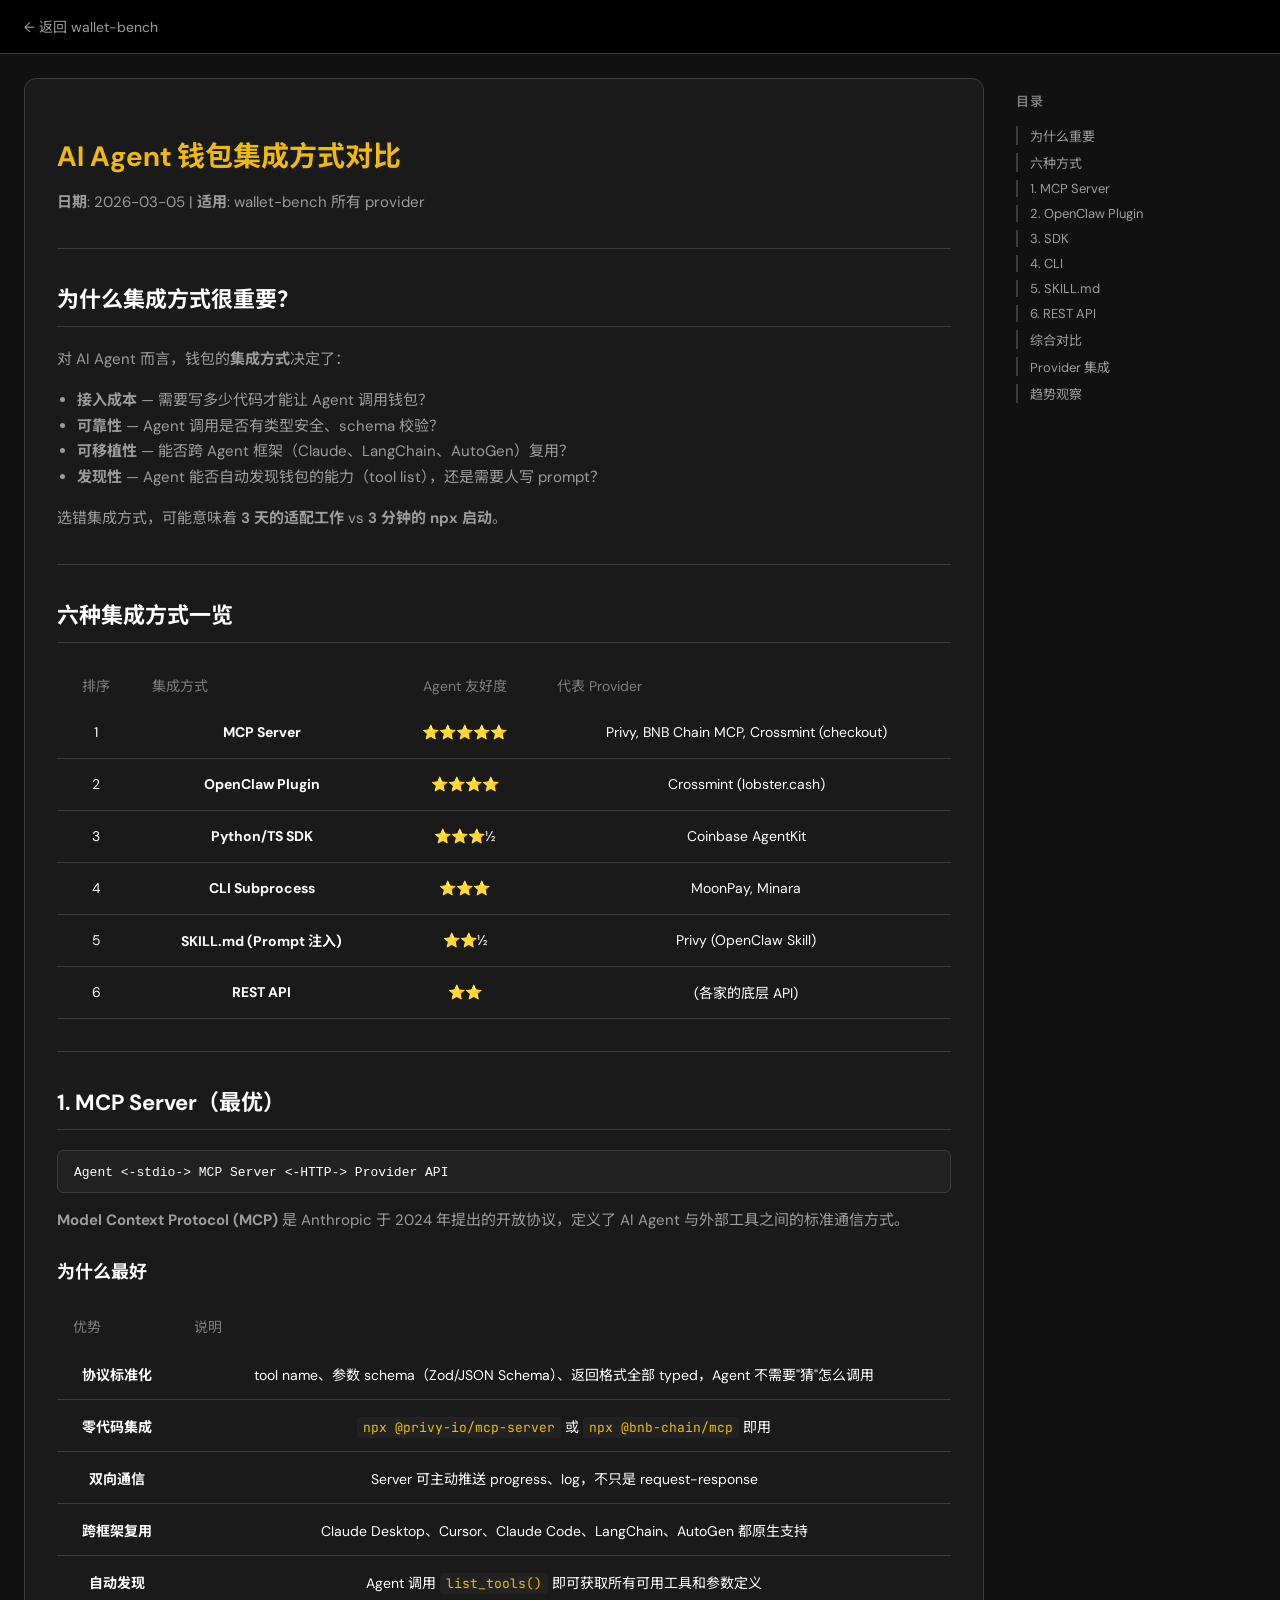
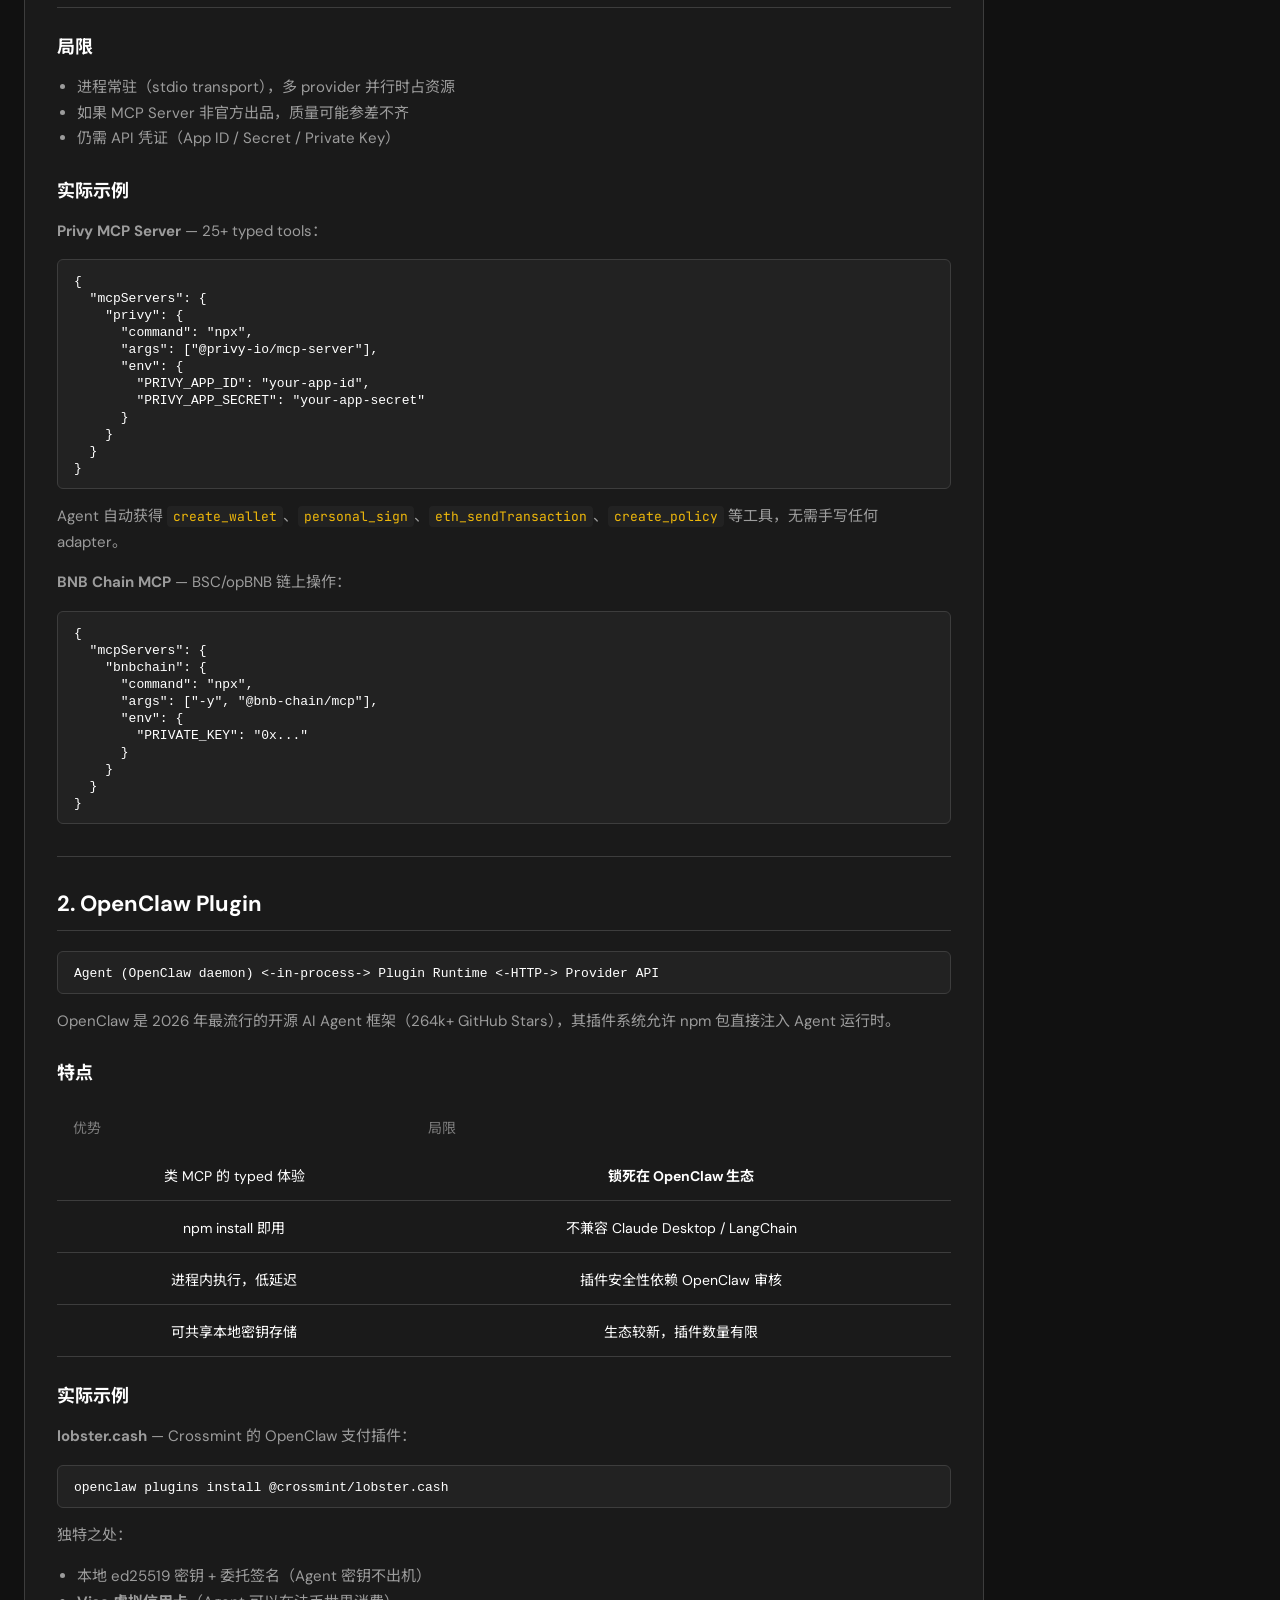
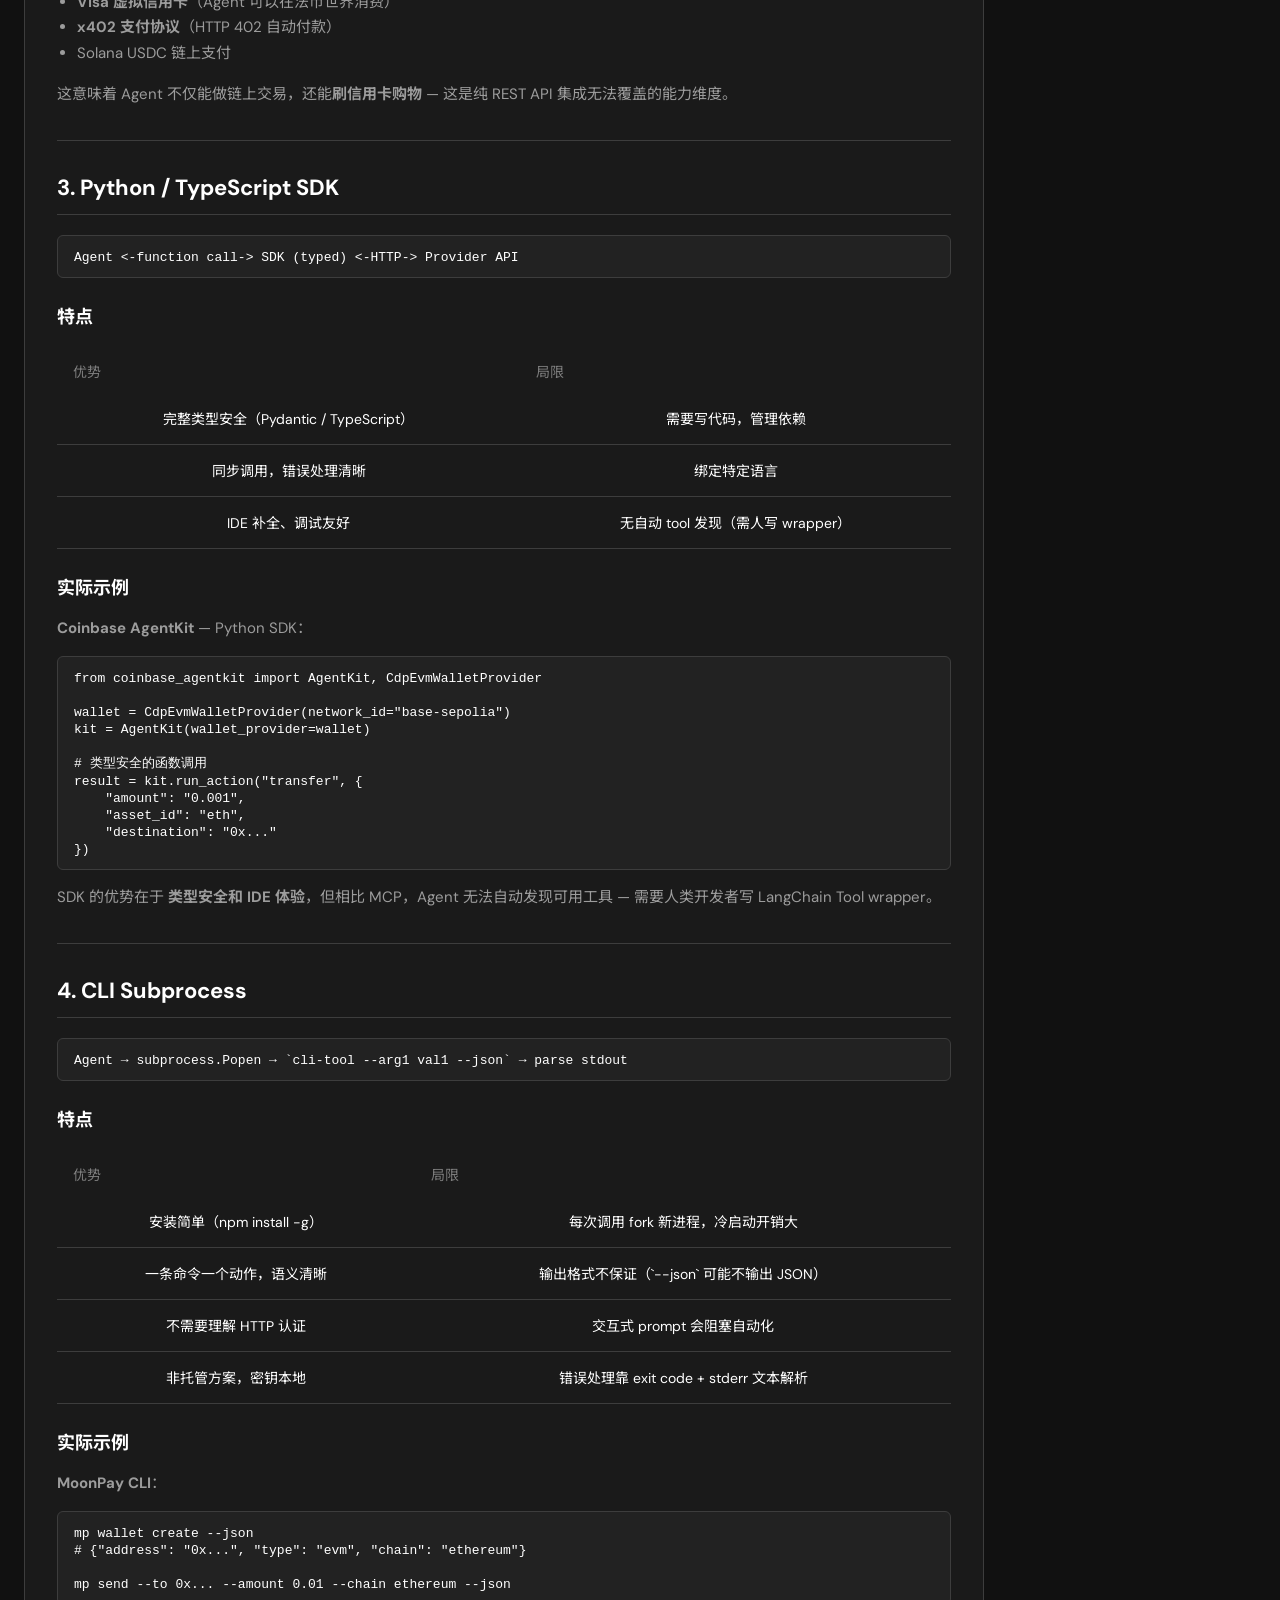
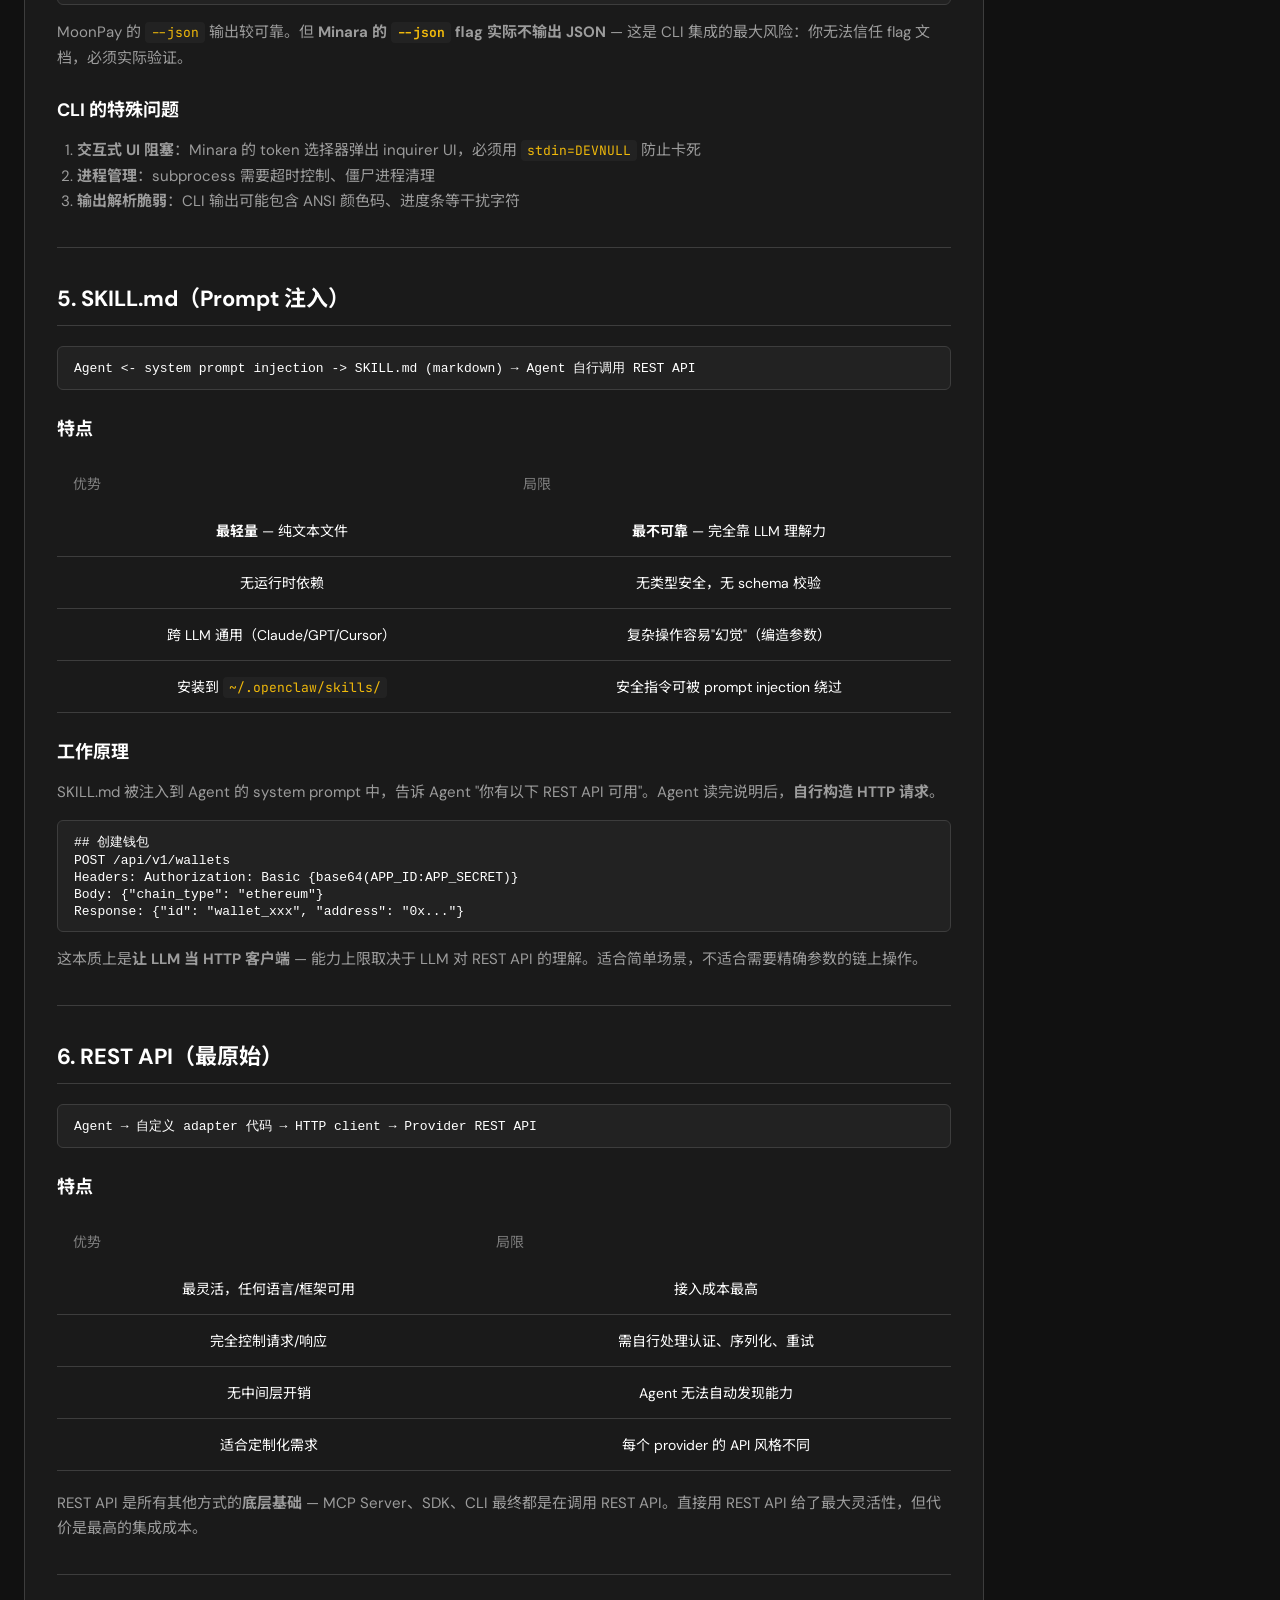
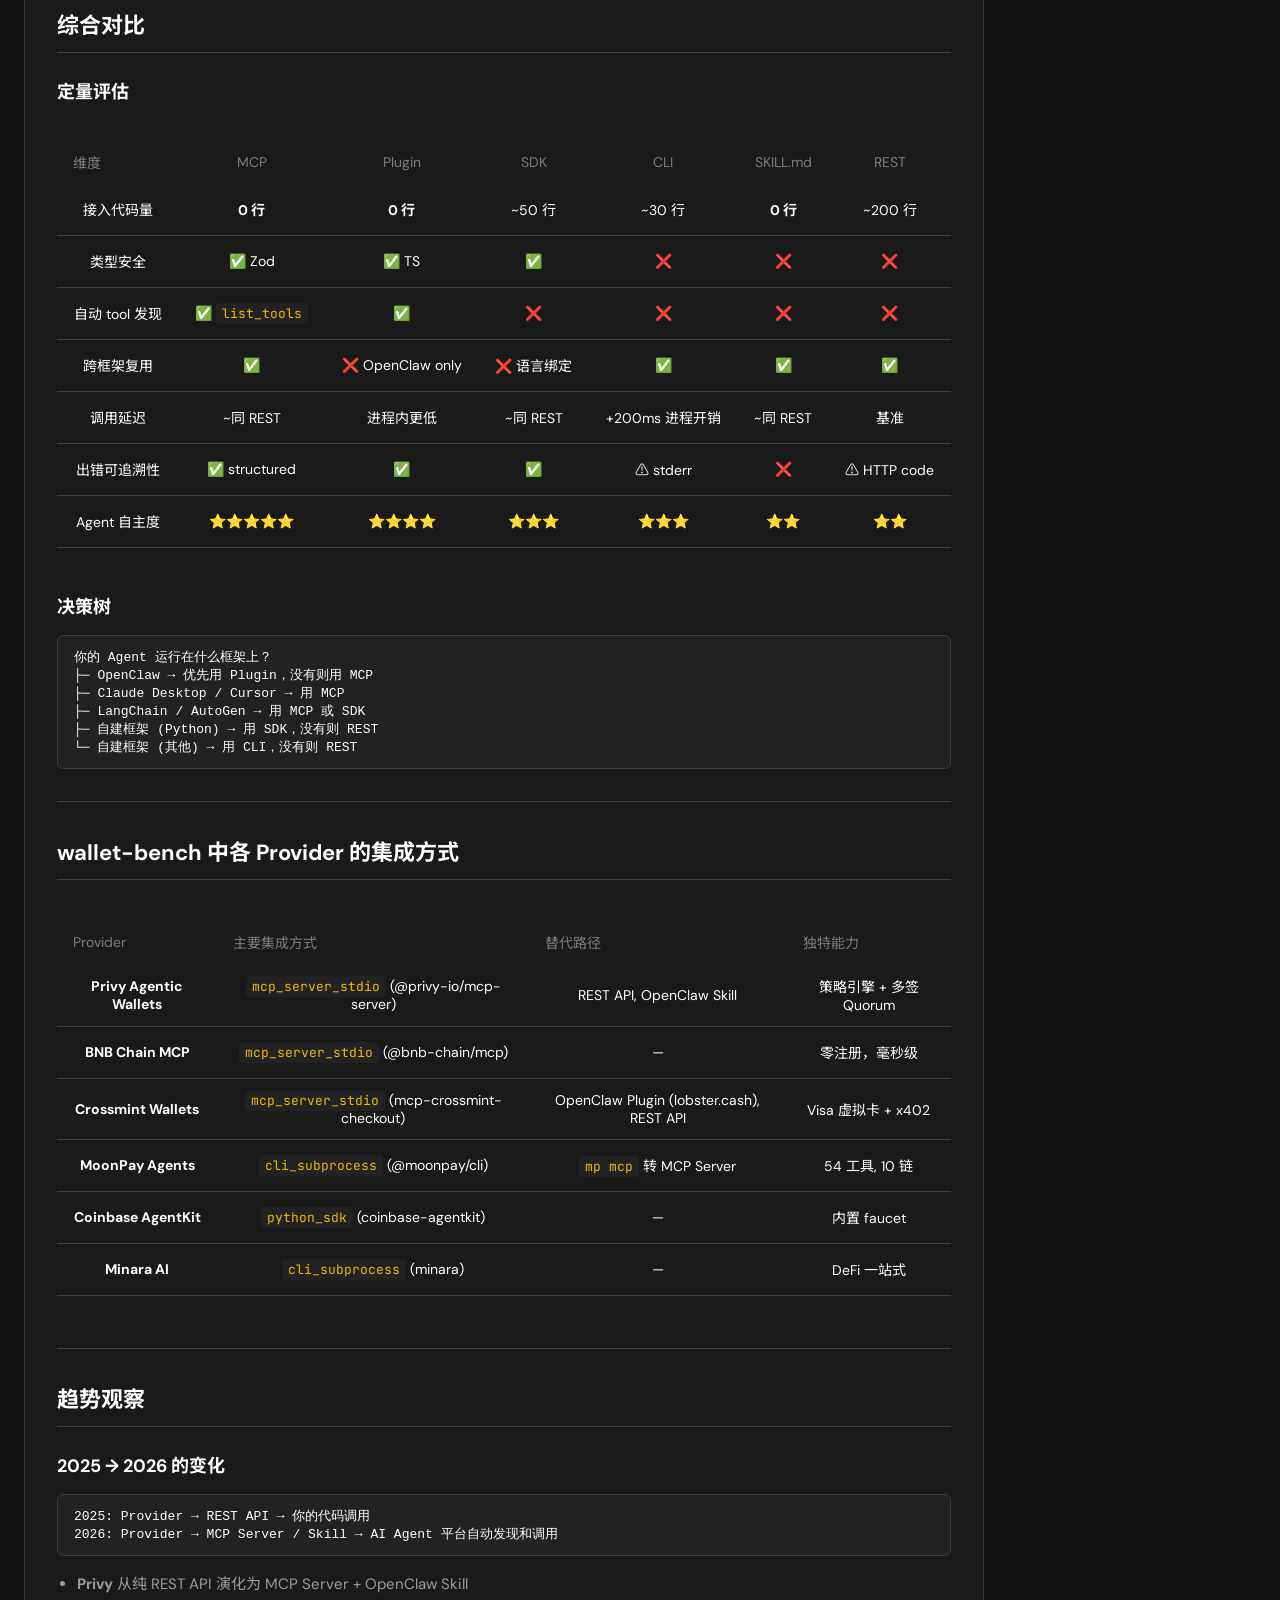
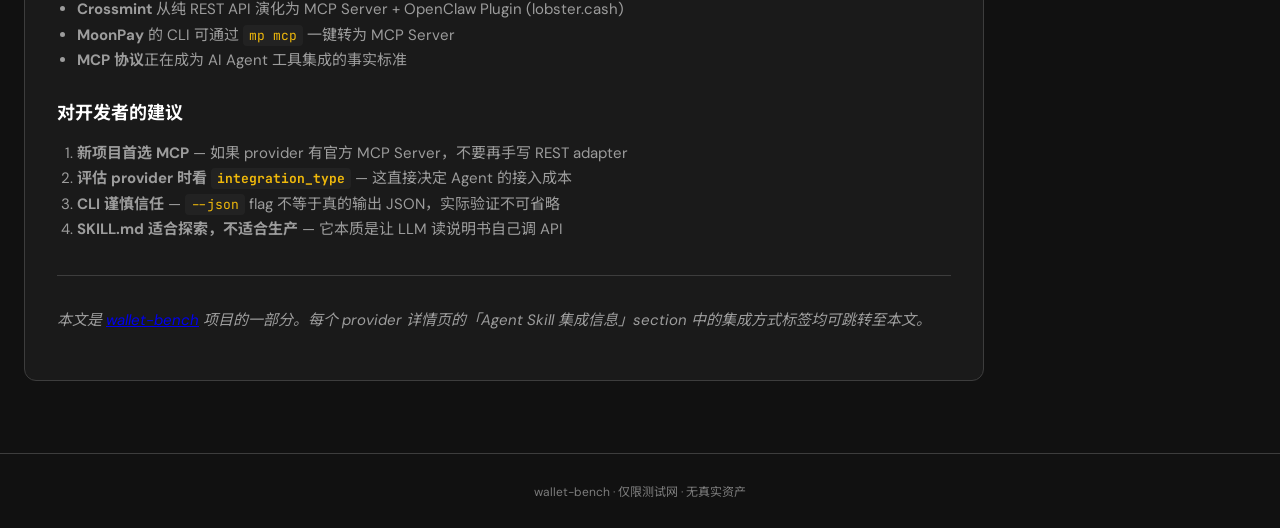
<file: web/integration-types.html>
<!DOCTYPE html>
<html lang="zh-CN">
<head>
  <meta charset="UTF-8">
  <meta name="viewport" content="width=device-width, initial-scale=1.0">
  <title>集成方式对比 - wallet-bench</title>
  <link rel="preconnect" href="https://fonts.googleapis.com">
  <link rel="preconnect" href="https://fonts.gstatic.com" crossorigin>
  <link href="https://fonts.googleapis.com/css2?family=DM+Sans:wght@400;500;700&family=Noto+Sans+SC:wght@400;500;700&family=JetBrains+Mono:wght@400&display=swap" rel="stylesheet">
  <link rel="stylesheet" href="style.css">
  <style>
    body {
      background-color: var(--bg-subtle);
    }
    .article-header {
      background-color: var(--bg-base);
      border-bottom: 1px solid var(--bg-border);
      padding: var(--space-m) var(--space-xl);
    }
    .article-header-inner {
      max-width: var(--content-max-width);
      margin: 0 auto;
    }
    .back-link {
      color: var(--text-secondary);
      text-decoration: none;
      font-size: 14px;
      transition: color var(--duration-fast);
    }
    .back-link:hover {
      color: var(--text-primary);
    }
    .article-layout {
      display: grid;
      grid-template-columns: 1fr 240px;
      gap: var(--space-2xl);
      max-width: var(--content-max-width);
      margin: 0 auto;
      padding: var(--space-xl);
      align-items: flex-start;
    }
    .article-content {
      background-color: var(--bg-card);
      border: 1px solid var(--bg-border);
      border-radius: var(--radius-l);
      padding: var(--space-2xl);
      min-width: 0;
    }
    .article-toc {
      position: sticky;
      top: calc(var(--space-xl) + 50px); /* Adjust based on header height */
    }
    .toc-title {
      font-size: 13px;
      font-weight: 600;
      color: var(--text-tertiary);
      text-transform: uppercase;
      letter-spacing: 0.05em;
      margin-bottom: var(--space-m);
    }
    .toc-list {
      list-style: none;
      padding: 0;
      margin: 0;
      display: flex;
      flex-direction: column;
      gap: var(--space-xs);
    }
    .toc-list a {
      color: var(--text-secondary);
      text-decoration: none;
      font-size: 13px;
      display: block;
      padding-left: var(--space-s);
      border-left: 2px solid var(--bg-border);
      transition: all var(--duration-fast);
    }
    .toc-list a:hover {
      color: var(--text-primary);
      border-left-color: var(--bg-muted);
    }
    .toc-list a.is-active {
      color: var(--brand-yellow);
      border-left-color: var(--brand-yellow);
      font-weight: 500;
    }

    /* Article content styles */
    .article-content h1 { font-size: 28px; margin-bottom: var(--space-s); color: var(--brand-yellow); }
    .article-content h2 { font-size: 22px; margin-top: var(--space-2xl); margin-bottom: var(--space-l); border-bottom: 1px solid var(--bg-border); padding-bottom: var(--space-s); }
    .article-content h3 { font-size: 18px; margin-top: var(--space-xl); margin-bottom: var(--space-m); }
    .article-content p, .article-content li { font-size: 15px; color: var(--text-secondary); line-height: 1.7; }
    .article-content ul, .article-content ol { padding-left: var(--space-l); }
    .article-content hr { border: 0; border-top: 1px solid var(--bg-border); margin: var(--space-2xl) 0; }
    .article-content .data-table { margin: var(--space-l) 0; }
    .article-content .data-table th, .article-content .data-table td { font-size: 14px; }
    .article-content .memo-pre { color: var(--text-primary); }

    @media (max-width: 900px) {
      .article-layout {
        grid-template-columns: 1fr;
      }
      .article-toc {
        display: none; /* Hide TOC on mobile for simplicity */
      }
      .article-content {
        padding: var(--space-xl);
      }
    }
  </style>
</head>
<body>

  <header class="article-header">
    <div class="article-header-inner">
      <a href="index.html" class="back-link">&larr; 返回 wallet-bench</a>
    </div>
  </header>

  <div class="article-layout">
    <article class="article-content" id="article-content">
      <h1 id="top">AI Agent 钱包集成方式对比</h1>
      <p><strong>日期</strong>: 2026-03-05 | <strong>适用</strong>: wallet-bench 所有 provider</p>
      <hr>

      <h2 id="why-integration-matters">为什么集成方式很重要？</h2>
      <p>对 AI Agent 而言，钱包的<strong>集成方式</strong>决定了：</p>
      <ul>
        <li><strong>接入成本</strong> — 需要写多少代码才能让 Agent 调用钱包？</li>
        <li><strong>可靠性</strong> — Agent 调用是否有类型安全、schema 校验？</li>
        <li><strong>可移植性</strong> — 能否跨 Agent 框架（Claude、LangChain、AutoGen）复用？</li>
        <li><strong>发现性</strong> — Agent 能否自动发现钱包的能力（tool list），还是需要人写 prompt？</li>
      </ul>
      <p>选错集成方式，可能意味着 <strong>3 天的适配工作</strong> vs <strong>3 分钟的 npx 启动</strong>。</p>
      <hr>

      <h2 id="six-methods">六种集成方式一览</h2>
      <table class="data-table">
        <thead>
          <tr>
            <th style="text-align: center;">排序</th>
            <th>集成方式</th>
            <th style="text-align: center;">Agent 友好度</th>
            <th>代表 Provider</th>
          </tr>
        </thead>
        <tbody>
          <tr>
            <td style="text-align: center;">1</td>
            <td><strong>MCP Server</strong></td>
            <td style="text-align: center;">⭐⭐⭐⭐⭐</td>
            <td>Privy, BNB Chain MCP, Crossmint (checkout)</td>
          </tr>
          <tr>
            <td style="text-align: center;">2</td>
            <td><strong>OpenClaw Plugin</strong></td>
            <td style="text-align: center;">⭐⭐⭐⭐</td>
            <td>Crossmint (lobster.cash)</td>
          </tr>
          <tr>
            <td style="text-align: center;">3</td>
            <td><strong>Python/TS SDK</strong></td>
            <td style="text-align: center;">⭐⭐⭐½</td>
            <td>Coinbase AgentKit</td>
          </tr>
          <tr>
            <td style="text-align: center;">4</td>
            <td><strong>CLI Subprocess</strong></td>
            <td style="text-align: center;">⭐⭐⭐</td>
            <td>MoonPay, Minara</td>
          </tr>
          <tr>
            <td style="text-align: center;">5</td>
            <td><strong>SKILL.md (Prompt 注入)</strong></td>
            <td style="text-align: center;">⭐⭐½</td>
            <td>Privy (OpenClaw Skill)</td>
          </tr>
          <tr>
            <td style="text-align: center;">6</td>
            <td><strong>REST API</strong></td>
            <td style="text-align: center;">⭐⭐</td>
            <td>(各家的底层 API)</td>
          </tr>
        </tbody>
      </table>
      <hr>

      <h2 id="mcp-server">1. MCP Server（最优）</h2>
      <pre class="memo-pre"><code>Agent &lt;-stdio-&gt; MCP Server &lt;-HTTP-&gt; Provider API</code></pre>
      <p><strong>Model Context Protocol (MCP)</strong> 是 Anthropic 于 2024 年提出的开放协议，定义了 AI Agent 与外部工具之间的标准通信方式。</p>
      <h3>为什么最好</h3>
      <table class="data-table">
        <thead>
          <tr><th>优势</th><th>说明</th></tr>
        </thead>
        <tbody>
          <tr><td><strong>协议标准化</strong></td><td>tool name、参数 schema（Zod/JSON Schema）、返回格式全部 typed，Agent 不需要"猜"怎么调用</td></tr>
          <tr><td><strong>零代码集成</strong></td><td><code class="memo-code">npx @privy-io/mcp-server</code> 或 <code class="memo-code">npx @bnb-chain/mcp</code> 即用</td></tr>
          <tr><td><strong>双向通信</strong></td><td>Server 可主动推送 progress、log，不只是 request-response</td></tr>
          <tr><td><strong>跨框架复用</strong></td><td>Claude Desktop、Cursor、Claude Code、LangChain、AutoGen 都原生支持</td></tr>
          <tr><td><strong>自动发现</strong></td><td>Agent 调用 <code class="memo-code">list_tools()</code> 即可获取所有可用工具和参数定义</td></tr>
        </tbody>
      </table>
      <h3>局限</h3>
      <ul>
        <li>进程常驻（stdio transport），多 provider 并行时占资源</li>
        <li>如果 MCP Server 非官方出品，质量可能参差不齐</li>
        <li>仍需 API 凭证（App ID / Secret / Private Key）</li>
      </ul>
      <h3>实际示例</h3>
      <p><strong>Privy MCP Server</strong> — 25+ typed tools：</p>
      <pre class="memo-pre"><code>{
  "mcpServers": {
    "privy": {
      "command": "npx",
      "args": ["@privy-io/mcp-server"],
      "env": {
        "PRIVY_APP_ID": "your-app-id",
        "PRIVY_APP_SECRET": "your-app-secret"
      }
    }
  }
}</code></pre>
      <p>Agent 自动获得 <code class="memo-code">create_wallet</code>、<code class="memo-code">personal_sign</code>、<code class="memo-code">eth_sendTransaction</code>、<code class="memo-code">create_policy</code> 等工具，无需手写任何 adapter。</p>
      <p><strong>BNB Chain MCP</strong> — BSC/opBNB 链上操作：</p>
      <pre class="memo-pre"><code>{
  "mcpServers": {
    "bnbchain": {
      "command": "npx",
      "args": ["-y", "@bnb-chain/mcp"],
      "env": {
        "PRIVATE_KEY": "0x..."
      }
    }
  }
}</code></pre>
      <hr>

      <h2 id="openclaw-plugin">2. OpenClaw Plugin</h2>
      <pre class="memo-pre"><code>Agent (OpenClaw daemon) &lt;-in-process-&gt; Plugin Runtime &lt;-HTTP-&gt; Provider API</code></pre>
      <p>OpenClaw 是 2026 年最流行的开源 AI Agent 框架（264k+ GitHub Stars），其插件系统允许 npm 包直接注入 Agent 运行时。</p>
      <h3>特点</h3>
      <table class="data-table">
        <thead><tr><th>优势</th><th>局限</th></tr></thead>
        <tbody>
          <tr><td>类 MCP 的 typed 体验</td><td><strong>锁死在 OpenClaw 生态</strong></td></tr>
          <tr><td>npm install 即用</td><td>不兼容 Claude Desktop / LangChain</td></tr>
          <tr><td>进程内执行，低延迟</td><td>插件安全性依赖 OpenClaw 审核</td></tr>
          <tr><td>可共享本地密钥存储</td><td>生态较新，插件数量有限</td></tr>
        </tbody>
      </table>
      <h3>实际示例</h3>
      <p><strong>lobster.cash</strong> — Crossmint 的 OpenClaw 支付插件：</p>
      <pre class="memo-pre"><code>openclaw plugins install @crossmint/lobster.cash</code></pre>
      <p>独特之处：</p>
      <ul>
        <li>本地 ed25519 密钥 + 委托签名（Agent 密钥不出机）</li>
        <li><strong>Visa 虚拟信用卡</strong>（Agent 可以在法币世界消费）</li>
        <li><strong>x402 支付协议</strong>（HTTP 402 自动付款）</li>
        <li>Solana USDC 链上支付</li>
      </ul>
      <p>这意味着 Agent 不仅能做链上交易，还能<strong>刷信用卡购物</strong> — 这是纯 REST API 集成无法覆盖的能力维度。</p>
      <hr>

      <h2 id="sdk">3. Python / TypeScript SDK</h2>
      <pre class="memo-pre"><code>Agent &lt;-function call-&gt; SDK (typed) &lt;-HTTP-&gt; Provider API</code></pre>
      <h3>特点</h3>
      <table class="data-table">
        <thead><tr><th>优势</th><th>局限</th></tr></thead>
        <tbody>
          <tr><td>完整类型安全（Pydantic / TypeScript）</td><td>需要写代码，管理依赖</td></tr>
          <tr><td>同步调用，错误处理清晰</td><td>绑定特定语言</td></tr>
          <tr><td>IDE 补全、调试友好</td><td>无自动 tool 发现（需人写 wrapper）</td></tr>
        </tbody>
      </table>
      <h3>实际示例</h3>
      <p><strong>Coinbase AgentKit</strong> — Python SDK：</p>
      <pre class="memo-pre"><code>from coinbase_agentkit import AgentKit, CdpEvmWalletProvider

wallet = CdpEvmWalletProvider(network_id="base-sepolia")
kit = AgentKit(wallet_provider=wallet)

# 类型安全的函数调用
result = kit.run_action("transfer", {
    "amount": "0.001",
    "asset_id": "eth",
    "destination": "0x..."
})</code></pre>
      <p>SDK 的优势在于 <strong>类型安全和 IDE 体验</strong>，但相比 MCP，Agent 无法自动发现可用工具 — 需要人类开发者写 LangChain Tool wrapper。</p>
      <hr>

      <h2 id="cli">4. CLI Subprocess</h2>
      <pre class="memo-pre"><code>Agent &rarr; subprocess.Popen &rarr; `cli-tool --arg1 val1 --json` &rarr; parse stdout</code></pre>
      <h3>特点</h3>
      <table class="data-table">
        <thead><tr><th>优势</th><th>局限</th></tr></thead>
        <tbody>
          <tr><td>安装简单（npm install -g）</td><td>每次调用 fork 新进程，冷启动开销大</td></tr>
          <tr><td>一条命令一个动作，语义清晰</td><td>输出格式不保证（`--json` 可能不输出 JSON）</td></tr>
          <tr><td>不需要理解 HTTP 认证</td><td>交互式 prompt 会阻塞自动化</td></tr>
          <tr><td>非托管方案，密钥本地</td><td>错误处理靠 exit code + stderr 文本解析</td></tr>
        </tbody>
      </table>
      <h3>实际示例</h3>
      <p><strong>MoonPay CLI</strong>：</p>
      <pre class="memo-pre"><code>mp wallet create --json
# {"address": "0x...", "type": "evm", "chain": "ethereum"}

mp send --to 0x... --amount 0.01 --chain ethereum --json</code></pre>
      <p>MoonPay 的 <code class="memo-code">--json</code> 输出较可靠。但 <strong>Minara 的 <code class="memo-code">--json</code> flag 实际不输出 JSON</strong> — 这是 CLI 集成的最大风险：你无法信任 flag 文档，必须实际验证。</p>
      <h3>CLI 的特殊问题</h3>
      <ol>
        <li><strong>交互式 UI 阻塞</strong>：Minara 的 token 选择器弹出 inquirer UI，必须用 <code class="memo-code">stdin=DEVNULL</code> 防止卡死</li>
        <li><strong>进程管理</strong>：subprocess 需要超时控制、僵尸进程清理</li>
        <li><strong>输出解析脆弱</strong>：CLI 输出可能包含 ANSI 颜色码、进度条等干扰字符</li>
      </ol>
      <hr>

      <h2 id="skill-md">5. SKILL.md（Prompt 注入）</h2>
      <pre class="memo-pre"><code>Agent &lt;- system prompt injection -&gt; SKILL.md (markdown) &rarr; Agent 自行调用 REST API</code></pre>
      <h3>特点</h3>
      <table class="data-table">
          <thead><tr><th>优势</th><th>局限</th></tr></thead>
          <tbody>
            <tr><td><strong>最轻量</strong> — 纯文本文件</td><td><strong>最不可靠</strong> — 完全靠 LLM 理解力</td></tr>
            <tr><td>无运行时依赖</td><td>无类型安全，无 schema 校验</td></tr>
            <tr><td>跨 LLM 通用（Claude/GPT/Cursor）</td><td>复杂操作容易"幻觉"（编造参数）</td></tr>
            <tr><td>安装到 <code class="memo-code">~/.openclaw/skills/</code></td><td>安全指令可被 prompt injection 绕过</td></tr>
          </tbody>
      </table>
      <h3>工作原理</h3>
      <p>SKILL.md 被注入到 Agent 的 system prompt 中，告诉 Agent "你有以下 REST API 可用"。Agent 读完说明后，<strong>自行构造 HTTP 请求</strong>。</p>
      <pre class="memo-pre"><code>## 创建钱包
POST /api/v1/wallets
Headers: Authorization: Basic {base64(APP_ID:APP_SECRET)}
Body: {"chain_type": "ethereum"}
Response: {"id": "wallet_xxx", "address": "0x..."}</code></pre>
      <p>这本质上是<strong>让 LLM 当 HTTP 客户端</strong> — 能力上限取决于 LLM 对 REST API 的理解。适合简单场景，不适合需要精确参数的链上操作。</p>
      <hr>

      <h2 id="rest-api">6. REST API（最原始）</h2>
      <pre class="memo-pre"><code>Agent &rarr; 自定义 adapter 代码 &rarr; HTTP client &rarr; Provider REST API</code></pre>
      <h3>特点</h3>
      <table class="data-table">
        <thead><tr><th>优势</th><th>局限</th></tr></thead>
        <tbody>
          <tr><td>最灵活，任何语言/框架可用</td><td>接入成本最高</td></tr>
          <tr><td>完全控制请求/响应</td><td>需自行处理认证、序列化、重试</td></tr>
          <tr><td>无中间层开销</td><td>Agent 无法自动发现能力</td></tr>
          <tr><td>适合定制化需求</td><td>每个 provider 的 API 风格不同</td></tr>
        </tbody>
      </table>
      <p>REST API 是所有其他方式的<strong>底层基础</strong> — MCP Server、SDK、CLI 最终都是在调用 REST API。直接用 REST API 给了最大灵活性，但代价是最高的集成成本。</p>
      <hr>

      <h2 id="comparison">综合对比</h2>
      <h3>定量评估</h3>
      <div style="overflow-x: auto;">
        <table class="data-table">
          <thead>
            <tr><th>维度</th><th style="text-align:center">MCP</th><th style="text-align:center">Plugin</th><th style="text-align:center">SDK</th><th style="text-align:center">CLI</th><th style="text-align:center">SKILL.md</th><th style="text-align:center">REST</th></tr>
          </thead>
          <tbody>
            <tr><td>接入代码量</td><td style="text-align:center"><strong>0 行</strong></td><td style="text-align:center"><strong>0 行</strong></td><td style="text-align:center">~50 行</td><td style="text-align:center">~30 行</td><td style="text-align:center"><strong>0 行</strong></td><td style="text-align:center">~200 行</td></tr>
            <tr><td>类型安全</td><td style="text-align:center">✅ Zod</td><td style="text-align:center">✅ TS</td><td style="text-align:center">✅</td><td style="text-align:center">❌</td><td style="text-align:center">❌</td><td style="text-align:center">❌</td></tr>
            <tr><td>自动 tool 发现</td><td style="text-align:center">✅ <code class="memo-code">list_tools</code></td><td style="text-align:center">✅</td><td style="text-align:center">❌</td><td style="text-align:center">❌</td><td style="text-align:center">❌</td><td style="text-align:center">❌</td></tr>
            <tr><td>跨框架复用</td><td style="text-align:center">✅</td><td style="text-align:center">❌ OpenClaw only</td><td style="text-align:center">❌ 语言绑定</td><td style="text-align:center">✅</td><td style="text-align:center">✅</td><td style="text-align:center">✅</td></tr>
            <tr><td>调用延迟</td><td style="text-align:center">~同 REST</td><td style="text-align:center">进程内更低</td><td style="text-align:center">~同 REST</td><td style="text-align:center">+200ms 进程开销</td><td style="text-align:center">~同 REST</td><td style="text-align:center">基准</td></tr>
            <tr><td>出错可追溯性</td><td style="text-align:center">✅ structured</td><td style="text-align:center">✅</td><td style="text-align:center">✅</td><td style="text-align:center">⚠️ stderr</td><td style="text-align:center">❌</td><td style="text-align:center">⚠️ HTTP code</td></tr>
            <tr><td>Agent 自主度</td><td style="text-align:center">⭐⭐⭐⭐⭐</td><td style="text-align:center">⭐⭐⭐⭐</td><td style="text-align:center">⭐⭐⭐</td><td style="text-align:center">⭐⭐⭐</td><td style="text-align:center">⭐⭐</td><td style="text-align:center">⭐⭐</td></tr>
          </tbody>
        </table>
      </div>
      <h3>决策树</h3>
      <pre class="memo-pre"><code>你的 Agent 运行在什么框架上？
├─ OpenClaw → 优先用 Plugin，没有则用 MCP
├─ Claude Desktop / Cursor → 用 MCP
├─ LangChain / AutoGen → 用 MCP 或 SDK
├─ 自建框架 (Python) → 用 SDK，没有则 REST
└─ 自建框架 (其他) → 用 CLI，没有则 REST</code></pre>
      <hr>

      <h2 id="provider-integrations">wallet-bench 中各 Provider 的集成方式</h2>
      <div style="overflow-x: auto;">
      <table class="data-table">
        <thead><tr><th>Provider</th><th>主要集成方式</th><th>替代路径</th><th>独特能力</th></tr></thead>
        <tbody>
          <tr><td><strong>Privy Agentic Wallets</strong></td><td><code class="memo-code">mcp_server_stdio</code> (@privy-io/mcp-server)</td><td>REST API, OpenClaw Skill</td><td>策略引擎 + 多签 Quorum</td></tr>
          <tr><td><strong>BNB Chain MCP</strong></td><td><code class="memo-code">mcp_server_stdio</code> (@bnb-chain/mcp)</td><td>—</td><td>零注册，毫秒级</td></tr>
          <tr><td><strong>Crossmint Wallets</strong></td><td><code class="memo-code">mcp_server_stdio</code> (mcp-crossmint-checkout)</td><td>OpenClaw Plugin (lobster.cash), REST API</td><td>Visa 虚拟卡 + x402</td></tr>
          <tr><td><strong>MoonPay Agents</strong></td><td><code class="memo-code">cli_subprocess</code> (@moonpay/cli)</td><td><code class="memo-code">mp mcp</code> 转 MCP Server</td><td>54 工具, 10 链</td></tr>
          <tr><td><strong>Coinbase AgentKit</strong></td><td><code class="memo-code">python_sdk</code> (coinbase-agentkit)</td><td>—</td><td>内置 faucet</td></tr>
          <tr><td><strong>Minara AI</strong></td><td><code class="memo-code">cli_subprocess</code> (minara)</td><td>—</td><td>DeFi 一站式</td></tr>
        </tbody>
      </table>
      </div>
      <hr>

      <h2 id="trends">趋势观察</h2>
      <h3>2025 → 2026 的变化</h3>
      <pre class="memo-pre"><code>2025: Provider → REST API → 你的代码调用
2026: Provider → MCP Server / Skill → AI Agent 平台自动发现和调用</code></pre>
      <ul>
        <li><strong>Privy</strong> 从纯 REST API 演化为 MCP Server + OpenClaw Skill</li>
        <li><strong>Crossmint</strong> 从纯 REST API 演化为 MCP Server + OpenClaw Plugin (lobster.cash)</li>
        <li><strong>MoonPay</strong> 的 CLI 可通过 <code class="memo-code">mp mcp</code> 一键转为 MCP Server</li>
        <li><strong>MCP 协议</strong>正在成为 AI Agent 工具集成的事实标准</li>
      </ul>
      <h3>对开发者的建议</h3>
      <ol>
        <li><strong>新项目首选 MCP</strong> — 如果 provider 有官方 MCP Server，不要再手写 REST adapter</li>
        <li><strong>评估 provider 时看 <code class="memo-code">integration_type</code></strong> — 这直接决定 Agent 的接入成本</li>
        <li><strong>CLI 谨慎信任</strong> — <code class="memo-code">--json</code> flag 不等于真的输出 JSON，实际验证不可省略</li>
        <li><strong>SKILL.md 适合探索，不适合生产</strong> — 它本质是让 LLM 读说明书自己调 API</li>
      </ol>
      <hr>
      <p><em>本文是 <a href="index.html">wallet-bench</a> 项目的一部分。每个 provider 详情页的「Agent Skill 集成信息」section 中的集成方式标签均可跳转至本文。</em></p>

    </article>
    <aside class="article-toc" id="article-toc">
      <h3 class="toc-title">目录</h3>
      <ul class="toc-list">
        <li><a href="#why-integration-matters">为什么重要</a></li>
        <li><a href="#six-methods">六种方式</a></li>
        <li><a href="#mcp-server">1. MCP Server</a></li>
        <li><a href="#openclaw-plugin">2. OpenClaw Plugin</a></li>
        <li><a href="#sdk">3. SDK</a></li>
        <li><a href="#cli">4. CLI</a></li>
        <li><a href="#skill-md">5. SKILL.md</a></li>
        <li><a href="#rest-api">6. REST API</a></li>
        <li><a href="#comparison">综合对比</a></li>
        <li><a href="#provider-integrations">Provider 集成</a></li>
        <li><a href="#trends">趋势观察</a></li>
      </ul>
    </aside>
  </div>

  <footer>
    <p>wallet-bench &middot; 仅限测试网 &middot; 无真实资产</p>
  </footer>

<script>
document.addEventListener('DOMContentLoaded', () => {
    const tocLinks = document.querySelectorAll('.toc-list a');
    const articleContent = document.getElementById('article-content');
    const headings = articleContent.querySelectorAll('h1, h2, h3');

    const observer = new IntersectionObserver(entries => {
        let activeId = '';
        entries.forEach(entry => {
            if (entry.isIntersecting && entry.intersectionRatio > 0) {
                if (!activeId) { // Only set the first one that is intersecting
                  activeId = entry.target.id;
                }
            }
        });

        tocLinks.forEach(link => {
            link.classList.remove('is-active');
            const href = link.getAttribute('href').substring(1);
            if (href === activeId) {
                link.classList.add('is-active');
            }
        });
        if (!activeId && tocLinks.length > 0) {
            const firstVisible = Array.from(headings).find(h => h.getBoundingClientRect().top > 0);
            if(firstVisible) {
                const link = document.querySelector(`.toc-list a[href="#${firstVisible.id}"]`);
                if(link) link.classList.add('is-active');
            }
        }

    }, {
        rootMargin: '0px 0px -80% 0px',
        threshold: 0.1
    });

    headings.forEach(heading => {
        observer.observe(heading);
    });

    // Fallback for initial load
     setTimeout(() => {
        if (!document.querySelector('.toc-list a.is-active')) {
            const firstLink = document.querySelector('.toc-list a');
            if (firstLink) firstLink.classList.add('is-active');
        }
    }, 200);
});
</script>

</body>
</html>
</file>
<file: web/style.css>
/* Appendix A: CSS Variables */
:root {
  /* 背景层级 */
  --bg-base: #000000;
  --bg-subtle: #111111;
  --bg-card: #1A1A1A;
  --bg-input: #222222;
  --bg-elevated: #333333;
  --bg-border: #3D3D3D;
  --bg-muted: #4F4F4F;
  /* 文字层级 */
  --text-primary: #FFFFFF;
  --text-secondary: #9C9C9C;
  --text-tertiary: #7D7D7D;
  --text-disabled: #5B5B5B;
  --text-on-yellow: #000000;
  --text-on-gray: #EDEDED;
  --text-emphasis: #FF693D;
  /* 品牌色 */
  --brand-yellow: #F0B90B;
  --brand-yellow-btn: #FCD535;
  --brand-yellow-alpha-10: rgba(252, 213, 53, 0.15);
  --brand-yellow-alpha-20: rgba(252, 213, 53, 0.2);
  /* 语义色 */
  --color-pass: #28A473;
  --color-pass-hover: #2EBD85;
  --color-pass-bg: #102821;
  --color-pass-alpha: rgba(40, 164, 115, 0.2);
  --color-fail: #F63C55;
  --color-fail-hover: #F6465D;
  --color-fail-bg: #35141D;
  --color-fail-alpha: rgba(246, 60, 85, 0.2);
  --color-skip: #F0B90B;
  --color-skip-alpha: rgba(240, 185, 11, 0.1);
  --color-unsupported: #E8756A;
  --color-unsupported-alpha: rgba(232, 117, 106, 0.2);
  --color-inconclusive: #5B7FFF;
  --color-inconclusive-alpha: rgba(91, 127, 255, 0.2);
  --color-unsupported: #E8756A;
  --color-unsupported-alpha: rgba(232, 117, 106, 0.15);
  --color-inconclusive: #5B7FFF;
  --color-inconclusive-alpha: rgba(91, 127, 255, 0.12);
  /* 遮罩 */
  --overlay-mask: rgba(0, 0, 0, 0.6);
  --overlay-glass: rgba(255, 255, 255, 0.08);
  /* 字体 */
  --font-display: "DM Sans", "Noto Sans SC", sans-serif;
  --font-body: "DM Sans", "Noto Sans SC", sans-serif;
  --font-mono: "JetBrains Mono", "SF Mono", "Fira Code", monospace;
  /* 间距 */
  --space-2xs: 4px; --space-xs: 8px; --space-s: 12px; --space-m: 16px;
  --space-l: 20px; --space-xl: 24px; --space-2xl: 32px; --space-3xl: 48px; --space-4xl: 64px;
  /* 圆角 */
  --radius-xs: 4px; --radius-s: 6px; --radius-m: 8px; --radius-l: 12px;
  --radius-xl: 16px; --radius-pill: 100px; --radius-circle: 50%;
  /* 动画 */
  --duration-fast: 150ms; --duration-base: 200ms; --duration-slow: 300ms;
  /* 布局 */
  --content-max-width: 1248px;
  --z-header: 999; --z-dropdown: 1200; --z-modal: 1200; --z-tooltip: 1400;
}

/* Base & Layout */
body {
  background-color: var(--bg-base);
  color: var(--text-primary);
  font-family: var(--font-body);
  margin: 0;
  -webkit-font-smoothing: antialiased;
}

main {
  max-width: var(--content-max-width);
  margin: 0 auto;
  padding: var(--space-xl);
}

header {
  position: sticky;
  top: 0;
  z-index: var(--z-header);
  background-color: var(--bg-base);
  border-bottom: 1px solid var(--bg-border);
  padding: 0 var(--space-xl);
}
.header-inner {
  display: flex;
  align-items: center;
  gap: var(--space-2xl);
  max-width: var(--content-max-width);
  margin: 0 auto;
}
header h1 {
  font-size: 18px;
  white-space: nowrap;
  margin: 0;
}

footer {
  border-top: 1px solid var(--bg-border);
  color: var(--text-tertiary);
  font-size: 12px;
  padding: var(--space-m) 0;
  margin-top: var(--space-3xl);
  text-align: center;
}

.footer-links {
  display: flex;
  justify-content: center;
  gap: var(--space-l);
  margin-top: var(--space-s);
}

.footer-links a {
  display: inline-flex;
  align-items: center;
  gap: 6px;
  color: var(--text-secondary);
  text-decoration: none;
  font-size: 13px;
  padding: 4px 12px;
  border-radius: 6px;
  border: 1px solid var(--bg-border);
  transition: color 0.15s, border-color 0.15s, background 0.15s;
}

.footer-links a:hover {
  color: var(--brand-yellow);
  border-color: var(--brand-yellow);
  background: var(--brand-yellow-alpha-10);
}

.footer-links a svg {
  flex-shrink: 0;
}

.hidden {
  display: none !important;
}

.subtitle {
  display: none;
}

.description {
  color: var(--text-secondary);
  font-size: 14px;
}

/* Hamburger toggle (mobile only) */
.menu-toggle {
  display: none;
  flex-direction: column;
  justify-content: center;
  gap: 5px;
  background: none;
  border: none;
  cursor: pointer;
  padding: 8px;
  z-index: calc(var(--z-modal) + 2);
}
.menu-toggle span {
  display: block;
  width: 20px;
  height: 2px;
  background: var(--text-primary);
  border-radius: 2px;
  transition: transform var(--duration-base), opacity var(--duration-base);
}
.menu-toggle.open span:nth-child(1) {
  transform: translateY(7px) rotate(45deg);
}
.menu-toggle.open span:nth-child(2) {
  opacity: 0;
}
.menu-toggle.open span:nth-child(3) {
  transform: translateY(-7px) rotate(-45deg);
}

/* Backdrop overlay (mobile only) */
.nav-backdrop {
  display: none;
  position: fixed;
  inset: 0;
  background: var(--overlay-mask);
  z-index: var(--z-modal);
}
.nav-backdrop.visible {
  display: block;
}

/* Tabs */
#view-tabs {
  display: flex;
  border-bottom: none;
}
.tab {
  font-family: var(--font-display);
  font-size: 15px;
  font-weight: 500;
  color: var(--text-tertiary);
  background: none;
  border: none;
  padding: var(--space-s) var(--space-l);
  cursor: pointer;
  transition: color var(--duration-fast), border-color var(--duration-fast);
  border-bottom: 2px solid transparent;
}
.tab:hover {
  color: var(--text-primary);
}
.tab.active {
  color: var(--brand-yellow);
  border-bottom-color: var(--brand-yellow);
}
.tab-content {
  padding-top: var(--space-xl);
}

/* Sub-tabs (second-level navigation) */
.sub-tabs {
  display: flex;
  gap: var(--space-s);
  border-bottom: 1px solid var(--bg-border);
  margin-bottom: var(--space-l);
}
.sub-tab {
  font-family: var(--font-display);
  font-size: 13px;
  font-weight: 400;
  color: var(--text-tertiary);
  background: none;
  border: none;
  padding: var(--space-xs) var(--space-m);
  cursor: pointer;
  transition: color var(--duration-fast), border-color var(--duration-fast);
  border-bottom: 2px solid transparent;
  margin-bottom: -1px;
}
.sub-tab:hover {
  color: var(--text-primary);
}
.sub-tab.active {
  color: var(--brand-yellow);
  font-weight: 500;
  border-bottom-color: var(--brand-yellow);
}
.sub-tab-pane {
  padding-top: var(--space-m);
}
.placeholder-content {
  display: flex;
  align-items: center;
  justify-content: center;
  min-height: 300px;
  border: 1px dashed var(--bg-border);
  border-radius: var(--radius-l);
  color: var(--text-tertiary);
  font-size: 15px;
}

/* Tables */
.data-table {
  width: 100%;
  border-collapse: separate;
  border-spacing: 0;
}
.data-table thead {
  background-color: var(--bg-card);
}
.data-table th {
  font-size: 12px;
  font-weight: 400;
  color: var(--text-tertiary);
  padding: var(--space-s) var(--space-m);
  text-align: left;
}
.data-table td {
  font-size: 14px;
  padding: var(--space-s) var(--space-m);
  border-bottom: 1px solid var(--bg-border);
  height: 52px;
  box-sizing: border-box;
}
.data-table tr {
  transition: background-color var(--duration-base);
}
.data-table tbody tr:hover {
  background-color: var(--bg-card);
}

/* Scrollable table wrapper with sticky first column */
.table-scroll {
  overflow-x: auto;
  -webkit-overflow-scrolling: touch;
}
.table-scroll table th:first-child,
.table-scroll table td:first-child {
  position: sticky;
  left: 0;
  z-index: 2;
  background: var(--bg-base);
}
.table-scroll table thead th:first-child {
  background: var(--bg-card);
  z-index: 3;
}
.table-scroll table .matrix-group-header td:first-child {
  position: sticky;
  left: 0;
  z-index: 2;
  background: var(--bg-base);
}

/* Detail eval summary (top of basics tab) */
.detail-eval-summary {
  background: var(--bg-card);
  border: 1px solid var(--brand-yellow-alpha-20);
  border-left: 3px solid var(--brand-yellow);
  border-radius: var(--radius-l);
  padding: var(--space-l) var(--space-xl);
  margin-bottom: var(--space-l);
}
.detail-eval-summary ul {
  list-style: none;
  padding: 0;
  margin: 0;
}
.detail-eval-summary li {
  position: relative;
  padding-left: 1rem;
  margin-bottom: 0.4rem;
  font-size: 14px;
  line-height: 1.65;
  color: var(--text-secondary);
}
.detail-eval-summary li:first-child {
  font-weight: 600;
  color: var(--text-primary);
}
/* Detail page AI insight block */
.detail-ai-insight {
  background: var(--bg-card);
  border: 1px solid var(--bg-border);
  border-left: 3px solid var(--brand-yellow);
  border-radius: var(--radius-m);
  padding: var(--space-l) var(--space-xl);
  margin-bottom: var(--space-l);
}
.detail-ai-insight-header {
  font-size: 14px;
  font-weight: 600;
  color: var(--text-tertiary);
  margin-bottom: var(--space-xs);
}
.detail-ai-insight-title {
  font-size: 16px;
  font-weight: 600;
  color: var(--text-primary);
  margin-bottom: var(--space-s);
}
.detail-ai-insight-body {
  font-size: 14px;
  line-height: 1.7;
  color: var(--text-secondary);
}
.detail-ai-insight-disclaimer {
  font-size: 12px;
  color: var(--text-tertiary);
  margin-top: var(--space-s);
  padding-top: var(--space-s);
  border-top: 1px dashed var(--bg-border);
}

.detail-eval-summary li::before {
  content: '\2022';
  position: absolute;
  left: 0;
  color: var(--brand-yellow);
  font-weight: 700;
}

/* Cards */
.detail-card {
  background-color: var(--bg-card);
  border: 1px solid var(--bg-border);
  border-radius: var(--radius-l);
  padding: var(--space-l) var(--space-xl);
  transition: border-color var(--duration-base);
}
.detail-card:hover {
  border-color: var(--bg-muted);
}
.detail-card.wide {
  grid-column: 1 / -1;
}

/* DeFi detail card in provider detail page */
.detail-defi-card h3 { margin-bottom: var(--space-m); }
.defi-detail-summary {
  display: flex; align-items: baseline; gap: var(--space-l); margin-bottom: var(--space-m);
}
.defi-detail-score { font-size: 2rem; font-weight: 700; line-height: 1; }
.defi-detail-coverage { font-size: 0.85rem; color: var(--text-secondary); }
.defi-detail-table { width: 100%; border-collapse: collapse; font-size: 0.85rem; }
.defi-detail-table th {
  text-align: left; padding: 8px 10px; border-bottom: 1px solid var(--bg-border);
  color: var(--text-secondary); font-weight: 500; font-size: 0.8rem; white-space: nowrap;
}
.defi-detail-table td { padding: 10px; border-bottom: 1px solid var(--bg-border); vertical-align: top; }
.defi-detail-scenario { white-space: nowrap; font-weight: 500; min-width: 120px; }
.defi-detail-chain { display: block; font-size: 0.75rem; color: var(--text-tertiary); font-weight: 400; margin-top: 2px; }
.defi-detail-rating { white-space: nowrap; min-width: 80px; }
.defi-detail-rationale { color: var(--text-secondary); line-height: 1.5; }
tr.defi-detail-not_feasible .defi-detail-scenario,
tr.defi-detail-not_feasible .defi-detail-rating { opacity: 0.5; }

.detail-grid {
  display: grid;
  grid-template-columns: repeat(auto-fit, minmax(min(360px, 100%), 1fr));
  gap: var(--space-m);
}
/* summary-card is not in the provided list, so I'll create a basic style */
.summary-card {
  background-color: var(--bg-card);
  border: 1px solid var(--bg-border);
  border-radius: var(--radius-l);
  padding: var(--space-l);
}

/* Status — text color (applies everywhere) */
.status-pass { color: var(--color-pass); }
.status-fail { color: var(--color-fail); }
.status-unsupported { color: var(--color-unsupported); }
.status-inconclusive { color: var(--color-inconclusive); }
.status-skip { color: var(--color-skip); }
.status-error { color: var(--color-fail); }
.status-na { color: var(--text-tertiary); font-style: italic; }
.status-untested { color: var(--text-disabled); }

/* Status — colored backgrounds in matrix table cells only */
td.status-pass { background: var(--color-pass-bg); }
td.status-fail { background: var(--color-fail-bg); }
td.status-unsupported { background: rgba(232, 117, 106, 0.1); }
td.status-inconclusive { background: rgba(91, 127, 255, 0.08); }
td.status-skip { background: var(--color-skip-alpha); }
td.status-error { background: var(--color-fail-bg); }

/* Owner badges */
.owner-badge { font-size: 0.7em; padding: 2px 6px; border-radius: var(--radius-xs); margin-left: 6px; font-weight: 500; }
.owner-provider { background: var(--color-unsupported-alpha); color: var(--color-unsupported); }
.owner-benchmark { background: var(--color-inconclusive-alpha); color: var(--color-inconclusive); }
.owner-industry { background: var(--color-skip-alpha); color: var(--color-skip); }

/* Confidence badge */
.confidence-badge { font-size: 0.85em; color: var(--text-secondary); margin-left: 8px; opacity: 0.8; }
.confidence-badge .conf-value { color: var(--color-inconclusive); font-weight: 600; }

/* Detail Page */
#detail-section {
  padding-top: var(--space-m);
}
.detail-title-row {
  display: flex;
  align-items: center;
  justify-content: space-between;
  margin-bottom: var(--space-m);
}
.detail-title-row h2 {
  margin: 0;
}
#close-detail {
  background: none;
  border: 1px solid var(--bg-border);
  color: var(--brand-yellow);
  padding: var(--space-xs) var(--space-m);
  border-radius: var(--radius-s);
  cursor: pointer;
  white-space: nowrap;
  font-size: 14px;
  transition: all var(--duration-fast);
}
#close-detail:hover {
  background: var(--bg-elevated);
  border-color: var(--bg-muted);
}
#detail-nav {
  display: flex;
  gap: var(--space-xs);
  border-bottom: 1px solid var(--bg-border);
  margin-bottom: var(--space-xl);
}
#detail-nav a {
  font-size: 13px;
  font-weight: 400;
  color: var(--text-secondary);
  background-color: var(--bg-card);
  padding: 6px 14px;
  border-radius: var(--radius-m) var(--radius-m) 0 0;
  text-decoration: none;
  border: 1px solid transparent;
  border-bottom: none;
  transition: all var(--duration-fast);
}
#detail-nav a:hover {
  background-color: var(--bg-elevated);
}
#detail-nav a.active {
  background-color: var(--bg-base);
  color: var(--brand-yellow);
  border-color: var(--bg-border);
  position: relative;
  top: 1px;
}
.detail-tab-pane {
  padding-top: var(--space-l);
}
/* Test results — card list layout */
.test-list {
  display: flex;
  flex-direction: column;
  gap: 2px;
}
.test-list-group {
  font-size: 13px;
  font-weight: 600;
  color: var(--text-secondary);
  padding: 14px 0 6px;
  border-bottom: 1px solid var(--bg-border);
  letter-spacing: 0.03em;
}
.test-list-group:first-child { padding-top: 0; }
.test-list-item {
  padding: 10px 12px;
  border-radius: var(--radius-s);
  transition: background-color var(--duration-fast);
}
.test-list-item:hover { background-color: var(--bg-card); }
.test-list-row1 {
  display: flex;
  align-items: center;
  gap: 8px;
  flex-wrap: wrap;
}
.test-list-icon {
  font-size: 16px;
  flex-shrink: 0;
  width: 22px;
  text-align: center;
}
.test-list-name {
  font-size: 15px;
  font-weight: 500;
  color: var(--text-primary);
}
.test-list-meta {
  font-size: 13px;
  color: var(--text-tertiary);
  margin-left: auto;
  white-space: nowrap;
}
.test-list-row2 {
  font-size: 13px;
  line-height: 1.5;
  color: var(--text-secondary);
  padding-left: 30px;
  padding-top: 4px;
}
.detail-provider-banner {
  background-color: var(--color-fail-bg);
  border: 1px solid var(--color-fail);
  color: var(--text-primary);
  padding: var(--space-m);
  border-radius: var(--radius-m);
  margin-bottom: var(--space-l);
}

/* Decision Bar */
.decision-bar {
  display: flex;
  align-items: center;
  gap: var(--space-m);
  padding: var(--space-s) var(--space-l);
  border-radius: var(--radius-m);
  margin-bottom: var(--space-l);
}
.verdict-pass { background-color: var(--color-pass-alpha); }
.verdict-warn { background-color: var(--color-skip-alpha); }
.verdict-fail { background-color: var(--color-fail-alpha); }
.decision-verdict {
  padding: var(--space-2xs) var(--space-s);
  border-radius: var(--radius-pill);
  font-weight: 600;
  font-size: 14px;
}
.decision-stat {
  font-size: 13px;
  color: var(--text-secondary);
}
.decision-stat-note {
  font-size: 11px;
  color: var(--text-tertiary);
  margin-left: 4px;
}
.decision-blocker {
  color: var(--color-fail);
  font-weight: 500;
}
.decision-empty {
  color: var(--text-tertiary);
  font-size: 14px;
}

/* Score Card */
.score-card {
  display: flex;
  align-items: center;
  gap: var(--space-xl);
}
.score-card-header {
  flex: 0 0 auto;
  text-align: center;
}
.score-card-header canvas {
  display: block;
  max-width: 180px;
  max-height: 180px;
}
.score-card-body {
  flex: 1;
  min-width: 0;
}
.score-card-total {
  font-size: 36px;
  font-weight: 700;
  margin-bottom: var(--space-xs);
}
.score-card-unit {
  font-size: 20px;
  font-weight: 400;
  color: var(--text-secondary);
  margin-left: var(--space-2xs);
}
.score-card-dims {
  text-align: left;
}
.score-card-row {
  display: flex;
  align-items: center;
  gap: var(--space-s);
  margin-bottom: var(--space-s);
}
.score-card-label {
  font-size: 12px;
  color: var(--text-secondary);
  width: 70px;
  text-align: right;
  flex-shrink: 0;
}
.score-card-bar {
  flex-grow: 1;
  height: 6px;
  background-color: var(--bg-border);
  border-radius: 3px;
  overflow: hidden;
}
.score-card-fill {
  height: 100%;
  border-radius: 3px;
}
.score-card-val {
  font-size: 13px;
  font-weight: 600;
  width: 40px;
  text-align: left;
}
.score-card-applicable {
    font-size: 12px;
    color: var(--text-tertiary);
    margin-top: var(--space-xs);
}
.score-card-coverage {
    font-size: 13px;
    color: var(--text-secondary);
    margin-top: 4px;
}
.score-card-fit {
    display: flex;
    flex-wrap: wrap;
    gap: 6px;
    margin-bottom: 10px;
}
.fit-score-chip {
    font-size: 11px;
    font-weight: 600;
    padding: 2px 8px;
    border-radius: 4px;
    background: var(--bg-secondary);
    white-space: nowrap;
}
.rank-subtitle {
    font-size: 12px;
    font-weight: 400;
    color: var(--text-tertiary);
}

/* Filter */
.filter-group {
  margin-bottom: var(--space-l);
}
.filter-pill {
  display: inline-block;
  background-color: var(--bg-input);
  color: var(--text-secondary);
  border: 1px solid var(--bg-border);
  padding: 6px 14px;
  border-radius: var(--radius-pill);
  font-size: 13px;
  cursor: pointer;
  transition: all var(--duration-fast);
  margin: var(--space-2xs);
}
.filter-pill:hover {
  border-color: var(--bg-muted);
  color: var(--text-primary);
}
.filter-pill.active {
  background-color: var(--brand-yellow-alpha-10);
  color: var(--brand-yellow);
  border-color: var(--brand-yellow);
}
.filter-pill:disabled {
  background-color: var(--bg-elevated);
  color: var(--text-disabled);
  border-color: transparent;
  cursor: not-allowed;
}
.test-filter-pills {
  margin-bottom: var(--space-m);
}
.filter-category-tabs {
  display: flex;
  gap: var(--space-s);
  margin-bottom: var(--space-m);
}
.filter-cat-tab {
  font-size: 13px;
  font-weight: 400;
  background-color: var(--bg-card);
  color: var(--text-secondary);
  border: 1px solid var(--bg-border);
  padding: 6px 14px;
  border-radius: var(--radius-m);
  cursor: pointer;
  transition: all var(--duration-fast);
}
.filter-cat-tab:hover {
  background-color: var(--bg-elevated);
}
.filter-cat-tab.active {
  background-color: var(--brand-yellow-alpha-10);
  color: var(--brand-yellow);
  border-color: var(--brand-yellow);
}

/* Use case presets */
#usecase-presets h4 {
  font-size: 15px;
  margin-bottom: var(--space-m);
}
.usecase-preset-grid {
  display: flex;
  flex-wrap: wrap;
  gap: var(--space-m);
  margin-bottom: var(--space-l);
}
.usecase-preset {
  flex: 1 1 180px;
  min-width: 170px;
  max-width: 230px;
  background: var(--bg-card);
  border: 1px solid var(--bg-border);
  border-radius: var(--radius-l);
  padding: var(--space-m) var(--space-l);
  cursor: pointer;
  transition: all var(--duration-fast);
}
.usecase-preset:hover { border-color: var(--bg-muted); }
.usecase-preset.active {
  border-color: var(--brand-yellow);
  background: var(--brand-yellow-alpha-10);
}
.usecase-preset-title {
  font-size: 14px;
  font-weight: 600;
  color: var(--text-primary);
  margin-bottom: 6px;
}
.usecase-preset-rec {
  display: flex;
  align-items: center;
  gap: 6px;
  font-size: 12px;
  color: var(--text-secondary);
  margin-bottom: 6px;
}
.usecase-preset-swatch {
  width: 8px;
  height: 8px;
  border-radius: 50%;
  flex-shrink: 0;
}
.usecase-preset-reason {
  font-size: 12px;
  color: var(--text-tertiary);
  line-height: 1.5;
}

/* Filter toolbar */
.filter-toolbar {
  display: flex;
  justify-content: space-between;
  align-items: center;
  margin-bottom: var(--space-m);
}
.filter-toolbar h4 { margin: 0; font-size: 15px; }
.filter-toolbar-actions {
  display: flex;
  align-items: center;
  gap: var(--space-s);
}
.filter-count-badge {
  font-size: 13px;
  color: var(--brand-yellow);
  font-weight: 600;
}
.filter-clear-btn {
  font-size: 12px;
  color: var(--text-secondary);
  background: none;
  border: 1px solid var(--bg-border);
  border-radius: var(--radius-pill);
  padding: 4px 12px;
  cursor: pointer;
  transition: all var(--duration-fast);
}
.filter-clear-btn:hover {
  border-color: var(--color-fail);
  color: var(--color-fail);
}

/* Checkbox pills */
.filter-check-pill {
  display: inline-flex;
  align-items: center;
  gap: 4px;
  padding: 5px 12px;
  border: 1px solid var(--bg-border);
  border-radius: var(--radius-pill);
  font-size: 13px;
  color: var(--text-secondary);
  cursor: pointer;
  transition: all var(--duration-fast);
  margin: 0 4px 6px 0;
  position: relative;
}
.filter-check-pill input[type="checkbox"] { display: none; }
.filter-check-pill:hover { border-color: var(--bg-muted); color: var(--text-primary); }
/* Instant tooltip for filter pills */
.filter-check-pill[data-tip]::after {
  content: attr(data-tip);
  position: absolute;
  bottom: calc(100% + 6px);
  left: 50%;
  transform: translateX(-50%);
  background: var(--bg-elevated, #2a2a3e);
  color: var(--text-primary);
  font-size: 12px;
  line-height: 1.5;
  padding: 6px 10px;
  border-radius: 6px;
  border: 1px solid var(--bg-border);
  white-space: nowrap;
  max-width: 320px;
  white-space: normal;
  pointer-events: none;
  opacity: 0;
  transition: opacity 0.1s;
  z-index: var(--z-tooltip);
  box-shadow: 0 4px 12px rgba(0,0,0,0.3);
}
.filter-check-pill[data-tip]:hover::after {
  opacity: 1;
}
.filter-check-pill.active {
  background: var(--brand-yellow-alpha-10);
  color: var(--brand-yellow);
  border-color: var(--brand-yellow);
}
.filter-pill-group {
  display: flex;
  flex-wrap: wrap;
  margin-bottom: var(--space-m);
  padding-top: var(--space-s);
}
.filter-pill-group + .filter-pill-group {
  border-top: 1px solid var(--bg-border);
}
.filter-pill-group-label {
  display: block;
  width: 100%;
  font-size: 11px;
  font-weight: 600;
  color: var(--text-tertiary);
  text-transform: uppercase;
  letter-spacing: 0.08em;
  margin-bottom: 6px;
  padding-left: 2px;
}

/* Matrix column feedback */
.provider-col-grayed {
  opacity: 0.2;
  filter: grayscale(100%);
}
.provider-col-highlighted .provider-name {
  color: var(--brand-yellow) !important;
}
td.provider-col-highlighted {
  background-color: rgba(252, 213, 53, 0.04);
}
.filter-match-badge {
  display: block;
  font-size: 10px;
  font-weight: 600;
  margin-top: 4px;
  text-align: center;
  padding: 2px 6px;
  border-radius: var(--radius-xs);
}
.filter-match-badge.match-all {
  color: var(--color-pass);
  background: var(--color-pass-bg);
}
.filter-match-badge.match-partial {
  color: var(--brand-yellow);
  background: var(--brand-yellow-alpha-10);
}
.filter-match-badge.match-none {
  color: var(--color-fail);
  background: var(--color-fail-bg);
}
.provider-dot {
  display: inline-block;
  width: 8px;
  height: 8px;
  border-radius: 50%;
  margin-right: 4px;
  vertical-align: middle;
}
/* Matrix inline legend */
.matrix-inline-legend {
  display: flex;
  justify-content: flex-end;
  gap: 12px;
  font-size: 12px;
  color: var(--text-tertiary);
  padding: var(--space-xs) 0;
  margin-bottom: var(--space-xs);
}

/* Badges */
.arch-badge {
  padding: var(--space-2xs) var(--space-s);
  border-radius: var(--radius-pill);
  font-size: 12px;
  cursor: help;
}
.arch-badge.local { background-color: var(--color-pass-alpha); color: var(--color-pass); }
.arch-badge.tee { background-color: rgba(88, 166, 255, 0.2); color: #58A6FF; }
.arch-badge.intent { background-color: rgba(236, 173, 62, 0.2); color: var(--brand-yellow); }
.arch-badge.mpc_aa { background-color: rgba(187, 128, 255, 0.2); color: #BB80FF; }
.arch-badge.unknown { background-color: var(--bg-muted); color: var(--text-secondary); }

.latency-badge {
  font-family: var(--font-mono);
  font-size: 12px;
  color: var(--text-tertiary);
}
/* Skill card layout */
.skill-card h3 { margin-bottom: var(--space-m); }
.skill-desc {
  font-size: 14px;
  line-height: 1.6;
  color: var(--text-secondary);
  margin-bottom: var(--space-m);
}
.skill-top-row {
  display: flex;
  align-items: center;
  gap: var(--space-s);
  flex-wrap: wrap;
  margin-bottom: var(--space-m);
}
.skill-pkg {
  font-family: var(--font-mono, 'JetBrains Mono', monospace);
  font-size: 14px;
  background: var(--bg-elevated, var(--bg-subtle));
  padding: 5px 12px;
  border-radius: var(--radius-s);
  color: var(--brand-yellow);
  border: 1px solid var(--bg-border);
}
.skill-meta-chips {
  display: flex;
  gap: var(--space-s);
  flex-wrap: wrap;
  margin-bottom: var(--space-m);
}
.skill-chip {
  display: inline-flex;
  align-items: center;
  gap: 4px;
  font-size: 12px;
  color: var(--text-secondary);
  background: var(--bg-subtle);
  padding: 3px 10px;
  border-radius: var(--radius-pill);
  border: 1px solid var(--bg-border);
}
.skill-chip-label {
  color: var(--text-tertiary);
  font-weight: 500;
}
.skill-links {
  display: flex;
  gap: var(--space-s);
  flex-wrap: wrap;
  padding-top: var(--space-s);
  border-top: 1px solid var(--bg-border);
}
.skill-link-btn {
  font-size: 13px;
  color: var(--text-secondary);
  text-decoration: none;
  padding: 4px 12px;
  border: 1px solid var(--bg-border);
  border-radius: var(--radius-pill);
  transition: all var(--duration-fast);
}
.skill-link-btn:hover {
  color: var(--text-primary);
  border-color: var(--bg-muted);
}
.skill-link-muted {
  border-style: dashed;
}

.integration-badge {
  display: inline-block;
  padding: var(--space-2xs) var(--space-s);
  border-radius: var(--radius-pill);
  font-size: 12px;
  font-weight: 600;
  margin-left: var(--space-s);
  text-decoration: none;
  vertical-align: middle;
  cursor: pointer;
  transition: opacity var(--duration-fast);
}

/* Tags */
.tag {
  display: inline-block;
  padding: var(--space-2xs) var(--space-s);
  border: 1px solid var(--bg-border);
  background-color: var(--bg-input);
  border-radius: var(--radius-pill);
  font-size: 12px;
  margin: var(--space-2xs);
}
.chain-tag {
  background-color: var(--bg-elevated);
  padding: 2px 6px;
  border-radius: var(--radius-xs);
  font-size: 12px;
}
.chain-tooltip-trigger {
  position: relative;
  cursor: help;
}
.chain-tooltip {
  display: none;
  position: absolute;
  bottom: 120%;
  left: 50%;
  transform: translateX(-50%);
  background-color: var(--bg-elevated);
  border: 1px solid var(--bg-border);
  border-radius: var(--radius-s);
  padding: var(--space-s);
  z-index: var(--z-tooltip);
  width: max-content;
  max-width: 250px;
}
.chain-tooltip-trigger:hover .chain-tooltip {
  display: block;
}

/* Scenario Selector */
.scenario-selector {
  display: flex;
  gap: 8px;
  margin-bottom: 16px;
  flex-wrap: wrap;
}
.scenario-btn {
  padding: 6px 16px;
  border: 1px solid var(--bg-border);
  border-radius: var(--radius-pill);
  background: var(--bg-card);
  color: var(--text-secondary);
  font-size: 13px;
  font-weight: 500;
  cursor: pointer;
  transition: all var(--duration-base);
  font-family: var(--font-body);
}
.scenario-btn:hover {
  border-color: var(--brand-yellow);
  color: var(--brand-yellow);
}
.scenario-btn.active {
  background: var(--brand-yellow);
  color: var(--text-on-yellow);
  border-color: var(--brand-yellow);
}

/* Coverage dots badge */
.coverage-dots {
  display: inline-flex;
  gap: 3px;
  align-items: center;
}
.coverage-dot {
  width: 8px;
  height: 8px;
  border-radius: 50%;
  border: 1.5px solid var(--brand-yellow);
}
.coverage-dot.filled {
  background: var(--brand-yellow);
}
.coverage-dot.empty {
  background: transparent;
}
.coverage-note {
  font-size: 0.72em;
  color: var(--color-text-muted, #888);
  margin-left: 2px;
  cursor: help;
}

/* Scenario scores grid (comp-card) */
.scenario-scores-grid {
  display: grid;
  grid-template-columns: repeat(auto-fill, minmax(100px, 1fr));
  gap: 4px;
  margin: 8px 0;
  font-size: 12px;
}
.scenario-score-item {
  color: var(--text-secondary);
}
.scenario-score-value {
  font-weight: 600;
  color: var(--text-primary);
}
.scenario-score-na {
  color: var(--text-tertiary);
}
.non-scenario-dims {
  display: flex;
  flex-wrap: wrap;
  gap: 8px;
  margin: 4px 0;
  font-size: 12px;
  color: var(--text-secondary);
}
.non-scenario-dims .dim-val {
  font-weight: 600;
  color: var(--text-primary);
}

/* Unsupported scenario ranking item */
.radar-rank-item.unsupported-scenario {
  opacity: 0.45;
}
.radar-rank-unsupported-label {
  font-size: 11px;
  color: var(--text-tertiary);
  font-style: italic;
}

/* Radar legend title */
.rank-subtitle {
  font-size: 12px;
  font-weight: 400;
  color: var(--text-tertiary);
}

/* Best scenario chip in detail page */
.best-scenario-banner {
  display: flex;
  align-items: center;
  gap: 8px;
  padding: 10px 16px;
  background: var(--brand-yellow-alpha-10);
  border: 1px solid var(--brand-yellow);
  border-radius: var(--radius-m);
  margin-bottom: var(--space-m);
  font-size: 13px;
  color: var(--brand-yellow);
  font-weight: 600;
}
.best-scenario-banner .best-scenario-score {
  font-size: 16px;
  font-weight: 700;
}

/* Radar Chart */
.radar-layout {
  display: grid;
  grid-template-columns: minmax(0, 560px) 300px;
  gap: var(--space-xl);
  justify-content: center;
}
.radar-chart-panel, .radar-legend-panel {
  background-color: var(--bg-card);
  padding: var(--space-l);
  border-radius: var(--radius-l);
}
/* Radar rank list */
.radar-rank-list {
  display: flex;
  flex-direction: column;
  gap: 2px;
  margin-bottom: var(--space-l);
}
.radar-rank-item {
  display: grid;
  grid-template-columns: 28px 12px 1fr auto;
  grid-template-rows: auto auto;
  align-items: center;
  gap: 0 8px;
  padding: 10px 12px;
  border-radius: var(--radius-s);
  transition: background-color var(--duration-fast);
}
.radar-rank-item:hover { background-color: var(--bg-subtle); }
.radar-rank-pos {
  font-size: 14px;
  font-weight: 700;
  color: var(--text-tertiary);
}
.radar-rank-swatch {
  width: 12px;
  height: 12px;
  border-radius: 50%;
}
.radar-rank-name {
  font-size: 14px;
  font-weight: 600;
  color: var(--text-primary);
}
.radar-rank-score {
  font-size: 16px;
  font-weight: 700;
}
.rank-pass .radar-rank-score { color: var(--color-pass); }
.rank-warn .radar-rank-score { color: var(--color-skip); }
.rank-fail .radar-rank-score { color: var(--color-fail); }
.radar-rank-detail {
  grid-column: 3 / -1;
  font-size: 12px;
  color: var(--text-tertiary);
}
/* Dimension details (collapsed) */
.radar-dim-details {
  margin-top: var(--space-m);
  border-top: 1px solid var(--bg-border);
  padding-top: var(--space-m);
}
.radar-dim-details summary {
  font-size: 13px;
  font-weight: 600;
  color: var(--text-secondary);
  cursor: pointer;
  margin-bottom: var(--space-s);
}
.radar-legend-item {
  margin-bottom: var(--space-m);
}
.radar-legend-label {
  font-weight: 600;
  display: block;
  margin-bottom: var(--space-2xs);
}
.radar-legend-desc {
  font-size: 12px;
  color: var(--text-secondary);
}
#radar-toggle-container {
    display: flex;
    flex-wrap: wrap;
    gap: var(--space-s);
    margin-bottom: var(--space-l);
}

#radar-toggle-container label {
    display: flex;
    align-items: center;
    cursor: pointer;
    padding: var(--space-2xs) var(--space-s);
    border: 1px solid transparent;
    border-radius: var(--radius-m);
    transition: background-color var(--duration-fast), border-color var(--duration-fast);
    font-size: 13px;
    -webkit-user-select: none;
    user-select: none;
}

#radar-toggle-container label:hover {
    background-color: var(--bg-card);
}

#radar-toggle-container input[type="checkbox"] {
    position: absolute;
    opacity: 0;
    width: 0;
    height: 0;
}

.color-swatch {
    width: 14px;
    height: 14px;
    border-radius: var(--radius-xs);
    margin-right: var(--space-s);
    transition: opacity var(--duration-base);
    border: 1px solid var(--bg-border);
}

#radar-toggle-container input:not(:checked) + .color-swatch {
    opacity: 0.3;
}

#radar-toggle-container input:not(:checked) ~ span {
    color: var(--text-tertiary);
    text-decoration: line-through;
}

/* Heatmap */
.heatmap-table {
  width: 100%;
  border-collapse: separate;
  border-spacing: 0;
}
.heatmap-table th {
  font-size: 12px;
  font-weight: 400;
  color: var(--text-tertiary);
  padding: var(--space-s) var(--space-m);
  text-align: center;
  white-space: nowrap;
}
.heatmap-table th:first-child {
  text-align: left;
}
.heatmap-table td {
  padding: var(--space-s) var(--space-m);
  text-align: center;
  border-bottom: 1px solid var(--bg-border);
}
.heatmap-table td:first-child {
  text-align: left;
  font-size: 13px;
  color: var(--text-secondary);
  white-space: nowrap;
}
.heatmap-table tbody tr:hover {
  background-color: var(--bg-card);
}
.heatmap-cell {
  display: inline-block;
  padding: 2px 10px;
  text-align: center;
  border-radius: var(--radius-s);
  font-family: var(--font-mono);
  font-size: 12px;
  line-height: 1.5;
}
.heatmap-cell-empty {
  color: var(--text-disabled);
  font-size: 12px;
}
.heatmap-stats-container {
  display: flex;
  gap: var(--space-m);
  margin-bottom: var(--space-l);
}
.heatmap-stat-card {
  background-color: var(--bg-card);
  padding: var(--space-m);
  border-radius: var(--radius-m);
  flex-grow: 1;
  text-align: center;
}
.stat-label {
  font-size: 12px;
  color: var(--text-tertiary);
  margin-bottom: var(--space-2xs);
}
.stat-value {
  font-size: 20px;
  font-weight: 600;
}

/* Latency legend */
.latency-legend {
  display: flex;
  align-items: center;
  gap: var(--space-m);
  padding: var(--space-xs) var(--space-m);
  background: var(--bg-card);
  border: 1px solid var(--bg-border);
  border-radius: var(--radius-m);
  font-size: 13px;
  color: var(--text-secondary);
  margin-bottom: var(--space-m);
}
.latency-legend-title {
  font-weight: 500;
  color: var(--text-primary);
}
.latency-legend-item {
  display: flex;
  align-items: center;
  gap: 6px;
}
.latency-legend-dot {
  width: 8px;
  height: 8px;
  border-radius: 2px;
}
.heatmap-scale {
  display: flex;
  align-items: center;
  gap: var(--space-xs);
  margin-top: var(--space-m);
  font-size: 12px;
  color: var(--text-tertiary);
}
.heatmap-scale-bar {
  flex: 1;
  height: 6px;
  border-radius: 3px;
  background: linear-gradient(to right, hsl(160,60%,35%), hsl(45,80%,45%), hsl(0,70%,45%));
}
.latency-env-disclaimer {
  background: var(--bg-secondary, #1e1e2e);
  border: 1px solid hsl(45, 80%, 45%);
  border-radius: 8px;
  padding: var(--space-m) var(--space-l);
  margin-bottom: var(--space-l);
  font-size: 13px;
  line-height: 1.6;
  color: var(--text-secondary);
}
.latency-env-disclaimer strong {
  color: hsl(45, 80%, 55%);
}
.latency-env-disclaimer p {
  margin: var(--space-xs) 0 0;
}
.latency-env-disclaimer code {
  background: var(--bg-tertiary, #2a2a3e);
  padding: 1px 5px;
  border-radius: 3px;
  font-size: 12px;
}

.heatmap-disclaimer {
  font-size: 12px;
  color: var(--text-tertiary);
  margin-top: var(--space-xs);
}

/* Detail page takeaways */
.takeaway-item { display: flex; gap: var(--space-s); padding: var(--space-s) 0; }
.takeaway-learn .takeaway-icon { color: var(--color-pass); }
.takeaway-avoid .takeaway-icon { color: var(--color-fail); }
.takeaway-icon { font-size: 20px; }
.takeaway-label { font-weight: 600; margin-bottom: var(--space-2xs); }
.takeaway-text { font-size: 13px; color: var(--text-secondary); }

/* Memo CTA Banner */
.memo-cta {
  display: flex;
  align-items: center;
  justify-content: space-between;
  gap: var(--space-l);
  background: var(--brand-yellow-alpha-20);
  border: 1px solid var(--brand-yellow);
  border-radius: var(--radius-l);
  padding: var(--space-l) var(--space-xl);
  margin-bottom: var(--space-l);
}
.memo-cta-text {
  display: flex;
  flex-direction: column;
  gap: 4px;
}
.memo-cta-title {
  font-size: 16px;
  font-weight: 600;
  color: var(--text-primary);
}
.memo-cta-desc {
  font-size: 13px;
  color: var(--text-secondary);
  line-height: 1.5;
}
.memo-cta-btn {
  flex-shrink: 0;
  padding: 10px 24px;
  background: var(--brand-yellow);
  color: var(--bg-base);
  border: none;
  border-radius: var(--radius-pill);
  font-size: 14px;
  font-weight: 600;
  cursor: pointer;
  transition: opacity var(--duration-fast);
  white-space: nowrap;
}
.memo-cta-btn:hover { opacity: 0.85; }
.memo-cta-btn.copied {
  background: var(--color-pass);
  color: #fff;
}
@media (max-width: 768px) {
  .memo-cta { flex-direction: column; text-align: center; }
  .memo-cta-btn { width: 100%; }
}

/* Memo Card */
.memo-card {
  background-color: var(--bg-card);
  border: 1px solid var(--bg-border);
  border-radius: var(--radius-l);
  overflow: hidden;
}
.memo-card-header {
  display: flex;
  align-items: center;
  justify-content: space-between;
  padding: var(--space-m) var(--space-l);
  font-weight: 600;
  border-bottom: 1px solid var(--bg-border);
}
.memo-copy-icon {
  display: flex;
  align-items: center;
  justify-content: center;
  width: 32px;
  height: 32px;
  border-radius: var(--radius-s);
  border: 1px solid var(--bg-border);
  background: transparent;
  color: var(--text-tertiary);
  cursor: pointer;
  transition: all var(--duration-fast);
  flex-shrink: 0;
}
.memo-copy-icon:hover { color: var(--text-primary); border-color: var(--bg-muted); }
.memo-copy-icon.copied { color: var(--color-pass); border-color: var(--color-pass); }
.memo-wrapper {
  padding: var(--space-l);
  max-height: 400px;
  overflow-y: auto;
  position: relative;
}
.memo-gradient {
  position: absolute;
  bottom: 0;
  left: 0;
  right: 0;
  height: 100px;
  background: linear-gradient(to top, var(--bg-card), transparent);
  pointer-events: none;
}
.memo-toggle-btn {
  display: block;
  margin: -16px auto 16px;
  background: var(--bg-elevated);
  border: 1px solid var(--bg-border);
  color: var(--text-secondary);
  border-radius: var(--radius-pill);
  padding: 4px 12px;
  cursor: pointer;
  position: relative;
  z-index: 2;
}
/* Eval Section */
.eval-section { background: var(--bg-card); border: 1px solid var(--bg-border); border-radius: var(--radius-l); padding: 2rem; }
.eval-section h4 { margin-top: 1.75rem; margin-bottom: 0.75rem; font-size: 15px; }
.eval-meta { font-size: 13px; color: var(--text-secondary); margin-bottom: 1.25rem; }
.eval-summary-list {
  list-style: none; padding: 0; margin: 0 0 1.5rem;
  background: var(--bg-input); border-radius: var(--radius-s); border-left: 3px solid var(--brand-yellow); padding: 1rem 1rem 1rem 1.25rem;
}
.eval-summary-list li {
  position: relative; padding-left: 1rem; margin-bottom: 0.4rem; font-size: 14px; line-height: 1.6; color: var(--text-secondary);
}
.eval-summary-list li:last-child { margin-bottom: 0; }
.eval-summary-list li::before { content: '\2022'; position: absolute; left: 0; color: var(--brand-yellow); font-weight: 700; }
.eval-summary-list strong { color: var(--brand-yellow); font-weight: 600; }
.eval-dx-grid { display: grid; grid-template-columns: 1fr 1fr; gap: 0.75rem 2rem; }
.eval-dx-item { display: flex; align-items: center; gap: 0.75rem; padding: 0.5rem 0; }
.eval-dx-label { font-size: 15px; font-weight: 500; color: var(--text-primary); }
.eval-dx-value { font-size: 14px; font-weight: 600; color: var(--text-primary); }
.eval-dx-item .tag { font-size: 12px; padding: 2px 10px; }
.eval-narrative { font-size: 14px; line-height: 1.7; padding: 1rem; background: var(--bg-input); border-radius: var(--radius-s); }
.eval-list { display: flex; flex-direction: column; gap: 0.6rem; padding-left: 1.25rem; }
.eval-list li { line-height: 1.6; font-size: 14px; }

.eval-memo {
  font-size: 14px;
  line-height: 1.6;
  color: var(--text-secondary);
}
.eval-memo strong { color: var(--text-primary); }
.memo-h2 { font-size: 18px; font-weight: 600; margin-top: var(--space-xl); margin-bottom: var(--space-s); color: var(--brand-yellow); }
.memo-h3 { font-size: 15px; font-weight: 600; margin-top: var(--space-l); margin-bottom: var(--space-xs); color: var(--text-primary); }
.memo-h4 { font-size: 14px; font-weight: 600; margin-top: var(--space-m); margin-bottom: var(--space-xs); color: var(--text-primary); }
.eval-memo ul, .eval-memo ol { padding-left: 1.25rem; margin: 0.4rem 0; }
.eval-memo li { margin-bottom: 0.3rem; line-height: 1.6; }
.eval-memo p { margin: 0.4rem 0; line-height: 1.6; }
.eval-memo .data-table { margin: 0.75rem 0; }
.memo-code {
  font-family: var(--font-mono);
  background-color: var(--bg-input);
  color: var(--brand-yellow);
  padding: 2px 6px;
  border-radius: var(--radius-xs);
  font-size: 13px;
}
.memo-pre {
  background-color: var(--bg-input);
  border: 1px solid var(--bg-border);
  padding: var(--space-s) var(--space-m);
  border-radius: var(--radius-s);
  white-space: pre-wrap;
  font-family: var(--font-mono);
  font-size: 13px;
  color: var(--text-secondary);
  margin: 0.5rem 0;
}


/* Matrix Group */
.matrix-group-header td {
  font-weight: 600;
  font-size: 13px;
  color: var(--text-secondary);
  padding-top: var(--space-l);
  border-bottom: 1px solid var(--bg-muted);
  background-color: var(--bg-base);
}
.provider-col-grayed {
  opacity: 0.3;
  transition: opacity var(--duration-base);
}
.provider-header {
  cursor: pointer;
}
.provider-header:hover .provider-name {
  color: var(--brand-yellow);
}
.provider-name {
  transition: color var(--duration-base);
}

/* Buttons */
button {
  font-family: var(--font-body);
  border: none;
  cursor: pointer;
  transition: background-color var(--duration-fast);
}
.copy-btn {
  /* No specific styles, will inherit from button */
}
.copy-btn-inline {
  background: var(--bg-elevated);
  color: var(--text-secondary);
  border-radius: var(--radius-xs);
  padding: 2px 6px;
  font-size: 12px;
  margin-left: var(--space-xs);
}
.copy-btn-inline:hover {
  background: var(--bg-muted);
  color: var(--text-primary);
}

/* Misc */
.loading {
  color: var(--text-tertiary);
  text-align: center;
  padding: var(--space-2xl);
}
.fail-summary {
  background-color: var(--color-fail-bg);
  padding: var(--space-m) var(--space-l);
  border-radius: var(--radius-m);
  border: 1px solid var(--color-fail-alpha);
  margin-bottom: var(--space-m);
}
.fail-summary-header {
  font-size: 15px;
  font-weight: 600;
  color: var(--color-fail);
  margin-bottom: var(--space-s);
}
.fail-summary-table {
  width: 100%;
  border-collapse: separate;
  border-spacing: 0;
  font-size: 13px;
}
.fail-summary-table th {
  text-align: left;
  color: var(--text-tertiary);
  font-weight: 500;
  padding: 4px 8px;
  border-bottom: 1px solid var(--color-fail-alpha);
}
.fail-summary-table td {
  padding: 6px 8px;
  color: var(--text-secondary);
  border-bottom: 1px solid var(--bg-border);
}
.fail-summary-table tr:last-child td { border-bottom: none; }
.fail-summary-table td:first-child {
  color: var(--text-tertiary);
  white-space: nowrap;
}
.fail-summary-table td:nth-child(2) {
  font-weight: 500;
  color: var(--color-fail);
  white-space: nowrap;
}


/* Responsive */
@media (max-width: 1080px) {
  .radar-layout {
    grid-template-columns: 1fr;
  }
}
@media (max-width: 768px) {
  main {
    padding: var(--space-m);
  }
  .detail-grid {
    grid-template-columns: 1fr;
  }
  /* Hamburger visible on mobile */
  .menu-toggle {
    display: flex;
  }
  /* Sidebar drawer — slides in from left */
  #view-tabs {
    position: fixed;
    top: 0;
    left: 0;
    width: 200px;
    height: 100vh;
    flex-direction: column;
    background: var(--bg-card);
    border-right: 1px solid var(--bg-border);
    padding: var(--space-3xl) var(--space-l) var(--space-l);
    z-index: calc(var(--z-modal) + 1);
    transform: translateX(-100%);
    transition: transform var(--duration-slow);
    overflow-y: auto;
  }
  #view-tabs.open {
    transform: translateX(0);
  }
  .tab {
    text-align: left;
    padding: var(--space-m) var(--space-s);
    border-bottom: none;
    border-left: 3px solid transparent;
    font-size: 15px;
    white-space: nowrap;
  }
  .tab.active {
    border-bottom: none;
    border-left-color: var(--brand-yellow);
  }
  /* Sub-tabs responsive */
  .sub-tabs {
    overflow-x: auto;
    flex-wrap: nowrap;
  }
  .sub-tab {
    white-space: nowrap;
    flex-shrink: 0;
  }
  /* Stats cards: wrap on mobile */
  .heatmap-stats-container {
    flex-wrap: wrap;
  }
  .heatmap-stat-card {
    min-width: 120px;
  }
  /* Legends: wrap on mobile */
  .latency-legend {
    flex-wrap: wrap;
  }
  .matrix-inline-legend {
    flex-wrap: wrap;
    justify-content: flex-start;
  }
  /* Eval grids: single column on mobile */
  .eval-dx-grid {
    grid-template-columns: 1fr;
  }
  /* Decision dual rank: single column on mobile */
  .decision-dual-rank {
    grid-template-columns: 1fr;
  }
  /* Score card: stack vertically on mobile */
  .score-card {
    flex-direction: column;
    align-items: stretch;
  }
  .score-card-header {
    text-align: center;
  }
  .score-card-header canvas {
    margin: 0 auto;
  }
  /* Fail summary: allow wrapping */
  .fail-summary-table td:first-child,
  .fail-summary-table td:nth-child(2) {
    white-space: normal;
  }
}


/* ===== Comparison Cards (功能对比) ===== */
.comparison-grid {
  display: grid;
  grid-template-columns: repeat(2, 1fr);
  gap: var(--space-l);
}
.comp-card {
  position: relative;
  background-color: var(--bg-card);
  border: 1px solid var(--bg-border);
  border-radius: var(--radius-l);
  padding: var(--space-l);
  cursor: pointer;
  transition: border-color var(--duration-base), box-shadow var(--duration-base);
  display: flex;
  flex-direction: column;
  gap: var(--space-m);
  overflow: hidden;
}
.comp-card:hover {
  border-color: var(--bg-muted);
  box-shadow: 0 4px 24px rgba(0,0,0,0.3);
}
.comp-card-deferred {
  opacity: 0.5;
}
.comp-card-header {
  display: flex;
  align-items: center;
  justify-content: space-between;
  gap: var(--space-s);
}
.comp-card-title-row {
  display: flex;
  align-items: center;
  gap: var(--space-xs);
  min-width: 0;
}
.comp-card-name {
  font-size: 18px;
  font-weight: 600;
  white-space: nowrap;
  overflow: hidden;
  text-overflow: ellipsis;
}
.comp-card-score {
  display: flex;
  align-items: center;
  gap: var(--space-m);
}
.comp-card-ring {
  width: 56px;
  height: 56px;
  border-radius: 50%;
  display: flex;
  align-items: center;
  justify-content: center;
  background: conic-gradient(
    var(--ring-color) calc(var(--ring-pct) * 1%),
    var(--bg-border) calc(var(--ring-pct) * 1%)
  );
  flex-shrink: 0;
  position: relative;
}
.comp-card-ring::before {
  content: '';
  position: absolute;
  inset: 5px;
  border-radius: 50%;
  background: var(--bg-card);
}
.comp-card-pct {
  position: relative;
  font-size: 14px;
  font-weight: 700;
  z-index: 1;
}
.comp-card-ratio {
  font-size: 13px;
  color: var(--text-secondary);
}
.comp-card-caps {
  display: grid;
  grid-template-columns: repeat(3, 1fr);
  gap: var(--space-xs);
}
.comp-card-cap-item {
  display: flex;
  align-items: center;
  gap: 4px;
  font-size: 14px;
  color: var(--text-secondary);
  padding: 3px 0;
}
.comp-card-cap-icon {
  font-size: 14px;
  flex-shrink: 0;
}
.comp-card-cap-label {
  white-space: nowrap;
  overflow: hidden;
  text-overflow: ellipsis;
}
.comp-card-info {
  display: flex;
  flex-direction: column;
  gap: var(--space-xs);
  border-top: 1px solid var(--bg-border);
  padding-top: var(--space-s);
}
.comp-card-info-row {
  display: flex;
  justify-content: space-between;
  align-items: center;
  font-size: 13px;
}
.comp-card-info-key {
  color: var(--text-tertiary);
}
.comp-card-info-val {
  color: var(--text-secondary);
  text-align: right;
}
.comp-card-gov {
  display: flex;
  flex-wrap: wrap;
  gap: var(--space-xs);
}
.comp-card-gov-tag {
  font-size: 13px;
  padding: 2px 8px;
  border-radius: var(--radius-pill);
  background: var(--color-pass-alpha);
  color: var(--color-pass);
}
.comp-card-gov-empty {
  font-size: 13px;
  color: var(--text-disabled);
}
.comp-card-accent {
  position: absolute;
  bottom: 0;
  left: 0;
  right: 0;
  height: 3px;
}

/* Verdict badge row */
.comp-card-verdict {
  display: flex;
  justify-content: space-between;
  align-items: center;
  gap: var(--space-xs);
}
.verdict-badge-pass,
.verdict-badge-warn,
.verdict-badge-fail {
  font-size: 14px;
  font-weight: 600;
  padding: 3px 10px;
  border-radius: var(--radius-pill);
}
.verdict-badge-pass { background: var(--color-pass-alpha); color: var(--color-pass); }
.verdict-badge-warn { background: var(--color-skip-alpha, rgba(234,179,8,0.15)); color: var(--color-skip); }
.verdict-badge-fail { background: var(--color-fail-alpha, rgba(239,68,68,0.15)); color: var(--color-fail); }
.comp-card-verdict-meta {
  font-size: 13px;
  color: var(--text-tertiary);
  white-space: nowrap;
}

/* DeFi scenario block */
.comp-card-defi {
  border-top: 1px solid var(--bg-border);
  padding-top: var(--space-s);
}
.comp-card-defi-header {
  display: flex;
  justify-content: space-between;
  align-items: center;
  font-size: 13px;
  font-weight: 600;
  color: var(--text-secondary);
  margin-bottom: var(--space-xs);
}
.comp-card-defi-coverage {
  font-weight: 400;
  color: var(--text-tertiary);
}
.comp-card-defi-grid {
  display: grid;
  grid-template-columns: repeat(2, 1fr);
  gap: 4px 8px;
}
.comp-card-defi-item {
  font-size: 14px;
  color: var(--text-secondary);
  white-space: nowrap;
  overflow: hidden;
  text-overflow: ellipsis;
}
.comp-card-defi-score {
  text-align: right;
  font-size: 13px;
  font-weight: 600;
  color: var(--text-tertiary);
  margin-top: var(--space-xs);
}
.comp-card-defi-empty {
  font-size: 13px;
  color: var(--text-disabled);
}

/* AI insight one-liner in comparison card */
.comp-card-ai-insight {
  font-size: 13px;
  line-height: 1.5;
  color: var(--text-tertiary);
  padding: var(--space-xs) 0;
  overflow: hidden;
  display: -webkit-box;
  -webkit-line-clamp: 2;
  -webkit-box-orient: vertical;
  cursor: help;
}

@media (max-width: 768px) {
  .comparison-grid {
    grid-template-columns: 1fr;
  }
}

/* Preserving existing ISSUE-006 styles */
.status-na { color: var(--text-tertiary); font-size: 0.85rem; }
.matrix-group-header td { font-weight: 600; font-size: 0.8rem; color: var(--text-secondary); padding: 0.75rem 0.5rem 0.25rem; border-bottom: 1px solid var(--bg-border); background: var(--bg-base); letter-spacing: 0.05em; }
.filter-category-tabs { display: flex; gap: 0.5rem; margin-bottom: 0.75rem; }
.filter-cat-tab { background: var(--bg-card); color: var(--text-secondary); border: 1px solid var(--bg-border); border-radius: var(--radius-pill); padding: 0.3rem 0.75rem; font-size: 0.8rem; cursor: pointer; transition: all var(--duration-fast); }
.filter-cat-tab:hover { border-color: var(--bg-muted); color: var(--text-primary); }
.filter-cat-tab.active { background: var(--bg-elevated); color: var(--text-primary); border-color: var(--bg-muted); }
.filter-pill.active[data-filter="not_applicable"] { background: var(--bg-muted); color: var(--text-tertiary); border-color: var(--text-tertiary); }
.score-card-applicable { font-size: 0.75rem; color: var(--text-tertiary); margin-top: 0.25rem; }

/* --- Data Provenance Features (Project david) --- */

/* Coverage Banner */
#coverage-banner {
  background-color: var(--bg-secondary, #12161c);
  color: var(--text-secondary);
  font-size: 13px;
  padding: var(--space-s) var(--space-xl);
  text-align: center;
  border-bottom: 1px solid var(--bg-border);
}

/* Data Source Badges */
.data-source-badge {
  display: inline-block;
  font-size: 10px;
  font-weight: 600;
  padding: 2px 6px;
  border-radius: var(--radius-s);
  margin-left: var(--space-s);
  vertical-align: middle;
  line-height: 1.2;
}
.badge-auto {
  background-color: var(--color-pass-alpha);
  color: var(--color-pass);
  border: 1px solid var(--color-pass-alpha);
}
.badge-hybrid {
  background-color: rgba(88, 166, 255, 0.2);
  color: #58A6FF;
  border: 1px solid rgba(88, 166, 255, 0.2);
}
.badge-yaml {
  background-color: var(--color-skip-alpha);
  color: var(--color-skip);
  border: 1px solid var(--color-skip-alpha);
}

/* Human-evaluated items — subtle marker only */
.eval-dx-item.is-yaml,
.eval-yaml-source {
  opacity: 1;
}
.yaml-label {

/* Owner Badge */
.owner-badge {
  display: inline-block;
  font-size: 10px;
  font-weight: 500;
  padding: 2px 8px;
  border-radius: var(--radius-pill);
  margin-left: var(--space-s);
  vertical-align: middle;
}
.owner-provider {
  background-color: var(--color-unsupported-alpha);
  color: var(--color-unsupported);
}
.owner-benchmark {
  background-color: var(--color-inconclusive-alpha);
  color: var(--color-inconclusive);
}
.owner-industry {
  background-color: var(--color-skip-alpha);
  color: var(--color-skip);
}
  color: var(--text-tertiary);
  font-size: 12px;
  font-weight: 400;
  margin-left: var(--space-s);
}

/* Clickable provider links in DeFi heatmap */
.defi-provider-link { text-decoration: none; }
.defi-provider-link:hover { text-decoration: underline; }

/* Untested Status */
.status-untested {
  color: var(--text-tertiary);
  font-style: italic;
}

/* Adjust table cell for badges */
.data-table td {
  text-align: center;
}


/* Decision View */
.decision-dual-rank { display: grid; grid-template-columns: 1fr 1fr; gap: var(--space-l); margin-bottom: var(--space-xl); }
.rank-panel { background: var(--bg-card); border: 1px solid var(--bg-border); border-radius: var(--radius-l); padding: 1.5rem; }

/* Heatmap colors — Agent-centric ratings */
.defi-ready_to_use, .defi-ready_to_use_conditional { background: var(--color-pass-bg); color: var(--color-pass); }
.defi-low_barrier { background: rgba(240, 185, 11, 0.1); color: var(--brand-yellow); }
.defi-moderate { background: rgba(232, 117, 106, 0.1); color: var(--color-unsupported); }
.defi-not_feasible, .defi-not-feasible { background: var(--color-fail-bg); color: var(--color-fail); }
/* Legacy rating classes (backwards compat) */
.defi-simple, .defi-simple_conditional { background: var(--color-pass-bg); color: var(--color-pass); }
.defi-medium { background: rgba(240, 185, 11, 0.1); color: var(--brand-yellow); }
.defi-medium_complex, .defi-complex { background: rgba(232, 117, 106, 0.1); color: var(--color-unsupported); }

/* DeFi difficulty cells in matrix */
td.defi-difficulty { font-size: 0.82rem; white-space: nowrap; text-align: center; }
.matrix-group-note { font-weight: 400; font-size: 0.75rem; opacity: 0.5; }

/* Instant tooltip for matrix cells */
.matrix-cell { position: relative; }
.matrix-cell[data-tip]::after {
  content: attr(data-tip);
  position: absolute;
  bottom: calc(100% + 4px);
  left: 50%;
  transform: translateX(-50%);
  background: var(--bg-elevated);
  color: var(--text-primary);
  font-size: 12px;
  line-height: 1.5;
  padding: 6px 10px;
  border-radius: 6px;
  border: 1px solid var(--bg-border);
  max-width: 280px;
  white-space: normal;
  text-align: left;
  pointer-events: none;
  opacity: 0;
  transition: opacity 0.1s;
  z-index: var(--z-tooltip);
  box-shadow: 0 4px 12px rgba(0,0,0,0.3);
}
.matrix-cell[data-tip]:hover::after { opacity: 1; }

/* Legend separator */
.matrix-legend-sep { margin: 0 0.4em; opacity: 0.35; }

/* Use case cards */
.usecase-grid { display: grid; grid-template-columns: repeat(auto-fill, minmax(280px, 1fr)); gap: var(--space-m); }
.usecase-card { background: var(--bg-card); border: 1px solid var(--bg-border); border-radius: var(--radius-l); padding: 1.25rem; }

/* ===== Wallet Integration Types Article ===== */
.wt-article {
  background: var(--bg-card);
  border: 1px solid var(--bg-border);
  border-radius: var(--radius-l);
  padding: var(--space-2xl);
  max-width: 860px;
  margin: 0 auto;
}
.wt-article h1 {
  font-size: 26px;
  color: var(--brand-yellow);
  margin-bottom: var(--space-xs);
}
.wt-meta {
  font-size: 13px;
  color: var(--text-tertiary);
  margin-bottom: var(--space-l);
}
.wt-toc {
  background: var(--bg-subtle);
  border: 1px solid var(--bg-border);
  border-radius: var(--radius-m);
  padding: var(--space-l) var(--space-xl);
  margin-bottom: var(--space-xl);
}
.wt-toc-title {
  font-size: 15px;
  font-weight: 600;
  color: var(--text-primary);
  margin: 0 0 var(--space-s) 0;
}
.wt-toc-list {
  margin: 0;
  padding-left: var(--space-xl);
  display: flex;
  flex-direction: column;
  gap: 4px;
}
.wt-toc-list li {
  font-size: 14px;
  color: var(--text-tertiary);
  line-height: 1.7;
}
.wt-toc-list li::marker {
  color: var(--text-tertiary);
}
.wt-toc-list a {
  color: var(--text-secondary);
  text-decoration: none;
  transition: color var(--duration-fast);
}
.wt-toc-list a:hover {
  color: var(--brand-yellow);
}
.wt-article h2 {
  font-size: 20px;
  margin-top: var(--space-2xl);
  margin-bottom: var(--space-m);
  padding-bottom: var(--space-xs);
  border-bottom: 1px solid var(--bg-border);
}
.wt-article h3 {
  font-size: 16px;
  margin-top: var(--space-xl);
  margin-bottom: var(--space-s);
}
.wt-article p,
.wt-article li {
  font-size: 15px;
  color: var(--text-secondary);
  line-height: 1.75;
}
.wt-article ul,
.wt-article ol { padding-left: var(--space-l); }
.wt-article strong { color: var(--text-primary); }
.wt-article .data-table { margin: var(--space-m) 0; display: block; overflow-x: auto; }
.wt-article .data-table th,
.wt-article .data-table td { font-size: 14px; text-align: left; }
.wt-article .data-table td[style*="text-align:center"] { text-align: center !important; }
.wt-article .memo-pre {
  color: var(--text-primary);
  margin: var(--space-m) 0;
}
.wt-article .memo-code {
  background: var(--bg-muted);
  padding: 2px 6px;
  border-radius: 4px;
  font-family: var(--font-mono);
  font-size: 13px;
}
.wt-footer {
  margin-top: var(--space-2xl);
  padding-top: var(--space-m);
  border-top: 1px solid var(--bg-border);
  font-size: 13px;
  color: var(--text-tertiary);
}
@media (max-width: 700px) {
  .wt-article { padding: var(--space-l); }
  .wt-article h1 { font-size: 22px; }
}

/* --- Markdown article (fetched .md files) --- */
.md-article .wt-article {
  max-width: 900px;
  padding: var(--space-2xl) var(--space-3xl);
  line-height: 1.85;
}
.md-article .wt-article h1 {
  font-size: 28px;
  color: var(--brand-yellow);
  margin-bottom: var(--space-l);
}
.md-article .wt-article h2 {
  font-size: 21px;
  margin-top: 48px;
  margin-bottom: var(--space-l);
  padding-bottom: var(--space-s);
  border-bottom: 1px solid var(--bg-border);
}
.md-article .wt-article h3 {
  font-size: 17px;
  margin-top: 36px;
  margin-bottom: var(--space-m);
}
.md-article .wt-article h4 {
  font-size: 15px;
  margin-top: 28px;
  margin-bottom: var(--space-s);
  color: var(--text-primary);
}
.md-article .wt-article p {
  font-size: 15px;
  color: var(--text-secondary);
  line-height: 1.9;
  margin-bottom: var(--space-m);
}
.md-article .wt-article ul,
.md-article .wt-article ol {
  padding-left: var(--space-xl);
  margin-bottom: var(--space-m);
}
.md-article .wt-article li {
  font-size: 15px;
  color: var(--text-secondary);
  line-height: 1.9;
  margin-bottom: var(--space-xs);
}
.md-article .wt-article li > ul,
.md-article .wt-article li > ol {
  margin-top: var(--space-xs);
  margin-bottom: 0;
}
.md-article .wt-article strong {
  color: var(--text-primary);
}
.md-article .wt-article blockquote {
  border-left: 3px solid var(--brand-yellow);
  margin: var(--space-l) 0;
  padding: var(--space-s) var(--space-l);
  color: var(--text-tertiary);
  font-size: 14px;
  line-height: 1.8;
  background: var(--bg-subtle);
  border-radius: 0 var(--radius-s) var(--radius-s) 0;
}
.md-article .wt-article blockquote p {
  margin-bottom: var(--space-xs);
  color: var(--text-tertiary);
}
.md-article .wt-article code {
  background: var(--bg-elevated);
  padding: 2px 6px;
  border-radius: 4px;
  font-family: var(--font-mono);
  font-size: 13px;
  color: var(--brand-yellow);
}
.md-article .wt-article pre {
  background: var(--bg-subtle);
  border: 1px solid var(--bg-border);
  border-radius: var(--radius-m);
  padding: var(--space-l);
  margin: var(--space-m) 0 var(--space-l) 0;
  overflow-x: auto;
}
.md-article .wt-article pre code {
  background: none;
  padding: 0;
  color: var(--text-primary);
  font-size: 13px;
  line-height: 1.7;
}
.md-article .wt-article table {
  width: 100%;
  border-collapse: collapse;
  margin: var(--space-l) 0;
  font-size: 14px;
}
.md-article .wt-article th {
  background: var(--bg-subtle);
  color: var(--text-primary);
  font-weight: 600;
  text-align: left;
  padding: var(--space-s) var(--space-m);
  border-bottom: 2px solid var(--bg-border);
}
.md-article .wt-article td {
  padding: var(--space-s) var(--space-m);
  border-bottom: 1px solid var(--bg-border);
  color: var(--text-secondary);
  line-height: 1.7;
}
.md-article .wt-article tr:hover td {
  background: var(--bg-subtle);
}
.md-article .wt-article hr {
  border: none;
  border-top: 1px solid var(--bg-border);
  margin: 36px 0;
}
@media (max-width: 700px) {
  .md-article .wt-article { padding: var(--space-l); }
  .md-article .wt-article h1 { font-size: 22px; }
  .md-article .wt-article h2 { margin-top: 32px; }
}

/* ================================================================
   Tab 4: 市场活跃度
   ================================================================ */

#market-container {
  max-width: var(--content-max-width);
  margin: 0 auto;
  padding: var(--space-xl) var(--space-m);
  display: flex;
  flex-direction: column;
  gap: var(--space-xl);
}

.market-disclaimer {
  background: var(--color-skip-alpha);
  color: var(--color-skip);
  border: 1px solid var(--color-skip);
  border-radius: var(--radius-m);
  padding: var(--space-s) var(--space-m);
  font-size: 13px;
  line-height: 1.6;
}

.market-card {
  background: var(--bg-card);
  border: 1px solid var(--bg-border);
  border-radius: var(--radius-l);
  padding: var(--space-xl);
}

.market-card-title {
  color: var(--text-primary);
  font-size: 16px;
  font-weight: 600;
  margin: 0 0 var(--space-m) 0;
}

/* Bar chart (Card 1) */
.market-bar-chart {
  display: flex;
  flex-direction: column;
  gap: var(--space-xs);
}

.market-bar-row {
  display: flex;
  align-items: center;
  gap: var(--space-s);
}

.market-bar-label {
  width: 150px;
  flex-shrink: 0;
  color: var(--text-secondary);
  font-size: 13px;
  text-align: right;
}

.market-bar-track {
  flex: 1;
  height: 22px;
  background: var(--bg-subtle);
  border-radius: var(--radius-xs);
  overflow: hidden;
}

.market-bar-fill {
  height: 100%;
  background: var(--bg-muted);
  border-radius: var(--radius-xs);
  transition: width var(--duration-slow) ease;
}

.market-bar-fill.market-bar-max {
  background: var(--brand-yellow);
}

.market-bar-value {
  width: 90px;
  flex-shrink: 0;
  text-align: right;
  font-size: 13px;
  font-family: var(--font-mono);
  color: var(--text-secondary);
}

.market-bar-max-text {
  color: var(--brand-yellow);
  font-weight: 600;
}

/* Tables (Card 2, 3, 4) */
.market-table {
  width: 100%;
  border-collapse: collapse;
  font-size: 13px;
}

.market-table th {
  text-align: left;
  color: var(--text-tertiary);
  font-weight: 500;
  padding: var(--space-xs) var(--space-s);
  border-bottom: 1px solid var(--bg-border);
}

.market-table td {
  padding: var(--space-xs) var(--space-s);
  color: var(--text-primary);
  border-bottom: 1px solid var(--bg-subtle);
  font-family: var(--font-mono);
}

.market-table td:first-child {
  font-family: var(--font-body);
  color: var(--text-secondary);
}

.market-na {
  color: var(--text-tertiary) !important;
  font-style: italic;
  font-family: var(--font-body) !important;
}

.market-no-data {
  color: var(--text-tertiary);
  font-style: italic;
  font-size: 0.85em;
  padding-left: 4px;
}
  color: var(--text-tertiary) !important;
  font-style: italic;
  font-family: var(--font-body) !important;
}

.market-fail-text {
  color: var(--color-fail) !important;
}

.market-green {
  color: var(--color-pass) !important;
  font-weight: 600;
}

.market-red {
  color: var(--color-fail) !important;
  font-weight: 600;
}

.market-warn-icon {
  font-style: normal;
}

.market-log-note {
  font-size: 11px;
  color: var(--text-tertiary);
  margin: var(--space-xs) 0 0;
}

/* Confidence tags */
.market-confidence {
  margin-top: var(--space-m);
  font-size: 12px;
  padding: var(--space-2xs) var(--space-s);
  border-radius: var(--radius-pill);
  display: inline-block;
}

/* Card 5 placeholder */
.market-card-placeholder {
  background: var(--bg-subtle);
  border-style: dashed;
}

.market-placeholder-text {
  color: var(--text-secondary);
  font-size: 14px;
  margin: 0;
  line-height: 1.6;
}

/* Freshness footer */
.market-freshness {
  color: var(--text-tertiary);
  font-size: 12px;
  text-align: center;
  padding: var(--space-s) 0;
}

.market-stale-warn {
  color: var(--color-skip);
  font-weight: 600;
}

/* Phase 2: 链上数据卡片增强 */
.market-stale-banner {
  background: var(--status-warn-bg, rgba(234, 179, 8, 0.1));
  border: 1px solid var(--status-warn-border, rgba(234, 179, 8, 0.3));
  color: var(--text-primary);
  padding: 8px 12px;
  border-radius: 6px;
  font-size: 12px;
  margin-bottom: 12px;
}

.market-card-stale {
  border-color: var(--status-warn-border, rgba(234, 179, 8, 0.3));
}

.market-coverage-badge {
  display: inline-block;
  background: var(--bg-tertiary, rgba(255, 255, 255, 0.05));
  color: var(--text-secondary);
  font-size: 11px;
  padding: 2px 8px;
  border-radius: 4px;
  margin-bottom: 12px;
}

.market-data-month {
  color: var(--text-tertiary);
  font-size: 11px;
  margin-top: 8px;
  margin-bottom: 8px;
}


.market-partial-badge {
    background: var(--color-skip-alpha);
    color: var(--color-skip);
    font-size: 10px;
    padding: 1px 5px;
    border-radius: 3px;
    margin-left: 6px;
}

.market-precise-badge {
    background: rgba(14, 203, 129, 0.15);
    color: #0ecb81;
    font-size: 10px;
    padding: 1px 5px;
    border-radius: 3px;
    margin-left: 6px;
}

/* Growth badge wrapper — sits below the number inside <td> */
.market-growth-wrap {
    display: flex;
    gap: 6px;
    margin-top: 4px;
    flex-wrap: wrap;
}

.market-growth-badge {
    display: inline-flex;
    align-items: center;
    gap: 2px;
    font-size: 10px;
    font-weight: 600;
    padding: 1px 6px;
    border-radius: 3px;
    line-height: 1.4;
}

.market-growth-badge.market-growth-up {
    background: rgba(14, 203, 129, 0.12);
    color: #0ecb81;
}

.market-growth-badge.market-growth-down {
    background: rgba(246, 70, 93, 0.12);
    color: #f6465d;
}

.market-growth-label {
    opacity: 0.7;
    font-weight: 400;
}

.market-trend-badge {
    display: inline-flex;
    align-items: center;
    font-size: 10px;
    padding: 1px 6px;
    border-radius: 3px;
    line-height: 1.4;
}

.market-trend-badge.market-trend-up {
    background: rgba(14, 203, 129, 0.08);
    color: #0ecb81;
}

.market-trend-badge.market-trend-down {
    background: rgba(246, 70, 93, 0.08);
    color: #f6465d;
}

.market-chain-pie-row {
    display: flex;
    gap: var(--space-l);
    flex-wrap: wrap;
    justify-content: center;
}

.market-chain-pie-item {
    flex: 0 1 320px;
    min-width: 260px;
}

.market-chain-pie-header {
    font-size: 15px;
    font-weight: 600;
    color: var(--text-primary);
    text-align: center;
    margin-bottom: 2px;
}

.market-chain-pie-total {
    font-size: 12px;
    color: var(--text-tertiary);
    text-align: center;
    margin-bottom: var(--space-s);
}

.market-chain-pie-body {
    display: flex;
    align-items: center;
    gap: var(--space-m);
}

.market-chain-pie-canvas {
    width: 120px;
    height: 120px;
    flex-shrink: 0;
}

.market-chain-pie-legend {
    flex: 1;
    display: flex;
    flex-direction: column;
    gap: 6px;
}

.chain-legend-row {
    display: flex;
    align-items: center;
    gap: 8px;
}

.chain-legend-dot {
    width: 10px;
    height: 10px;
    border-radius: 50%;
    flex-shrink: 0;
}

.chain-legend-name {
    font-size: 13px;
    color: #EAECEF;
    font-weight: 500;
    min-width: 70px;
}

.chain-legend-pct {
    font-size: 13px;
    color: #EAECEF;
    font-weight: 700;
    min-width: 48px;
    text-align: right;
}

.chain-legend-val {
    font-size: 11px;
    color: var(--text-tertiary);
    margin-left: auto;
}

.market-chain-footnote {
    font-size: 11px;
    color: var(--text-tertiary);
    text-align: center;
    margin-top: var(--space-s);
    font-style: italic;
}

.market-upgrade-date {
    color: var(--text-tertiary);
    font-size: 10px;
    margin-top: 4px;
    font-style: italic;
}

.market-chart-container {
    margin-top: var(--space-m);
    height: 220px;
    position: relative;
}

.market-card-subtitle {
    color: var(--text-secondary);
    font-size: 12px;
    margin: -4px 0 var(--space-s) 0;
}

.market-card-insight {
    color: var(--text-secondary);
    font-size: 12px;
    padding: var(--space-xs) var(--space-s);
    background: var(--bg-subtle);
    border-radius: var(--radius-xs);
    margin-top: var(--space-m);
    line-height: 1.5;
}

.market-coverage-footnote {
    color: var(--text-tertiary);
    font-size: 11px;
    margin-top: var(--space-xs);
}

.market-skills-footnote {
    color: var(--color-warn, #b45309);
    background: rgba(180, 83, 9, 0.06);
    border-left: 2px solid var(--color-warn, #b45309);
    padding: 2px 6px;
    border-radius: 0 3px 3px 0;
}

/* Section divider inside market cards */
.market-section-header {
    font-size: 11px;
    font-weight: 600;
    text-transform: uppercase;
    letter-spacing: 0.06em;
    color: var(--text-tertiary);
    margin: var(--space-m) 0 var(--space-2xs);
    padding-bottom: var(--space-2xs);
    border-bottom: 1px solid var(--bg-border);
}
.market-section-header:first-of-type {
    margin-top: var(--space-s);
}

/* Signal grade badges */
.market-signal-badge {
    display: inline-block;
    font-size: 10px;
    font-weight: 700;
    padding: 1px 5px;
    border-radius: 3px;
    margin-left: 4px;
    vertical-align: middle;
    cursor: help;
}
.market-signal-badge.signal-a { background: #d1fae5; color: #065f46; }
.market-signal-badge.signal-b { background: #dbeafe; color: #1e40af; }
.market-signal-badge.signal-c { background: #fef3c7; color: #92400e; }
.market-signal-badge.signal-d { background: #fee2e2; color: #991b1b; }

/* Noise annotation */
.market-noise-note {
    font-size: 10px;
    color: var(--text-tertiary);
    margin-left: 3px;
    cursor: help;
}

.market-signal-note {
    font-size: 10px;
    color: var(--text-tertiary);
    margin-left: 4px;
    font-style: italic;
    /* Wrap gracefully on narrow layouts */
    display: inline;
}

.market-clawhub-banner {
    font-size: 12px;
    color: var(--text-secondary);
    background: var(--bg-subtle);
    border: 1px solid var(--bg-border);
    border-left: 3px solid #8b5cf6;
    border-radius: var(--radius-s);
    padding: var(--space-xs) var(--space-s);
    margin: var(--space-xs) 0 var(--space-s);
    line-height: 1.5;
}


.market-deepdive {
    margin-top: var(--space-m);
    padding: var(--space-s) var(--space-m);
    background: var(--bg-subtle);
    border: 1px solid var(--bg-border);
    border-radius: var(--radius-s);
}

.market-deepdive-title {
    font-size: 13px;
    font-weight: 600;
    color: var(--text-primary);
    margin-bottom: var(--space-2xs);
}

.market-deepdive-desc {
    font-size: 12px;
    color: var(--text-secondary);
    margin-bottom: var(--space-xs);
}

.market-deepdive-item {
    padding: var(--space-xs) 0;
    border-bottom: 1px solid var(--bg-border);
}

.market-deepdive-item:last-child {
    border-bottom: none;
    padding-bottom: 0;
}

.market-deepdive-link {
    font-size: 12px;
    color: var(--text-secondary);
    margin-bottom: 2px;
}

.market-deepdive-link a {
    color: var(--brand-yellow);
    text-decoration: none;
    font-weight: 600;
}

.market-deepdive-link a:hover {
    text-decoration: underline;
}

.market-deepdive-howto {
    font-size: 11px;
    color: var(--text-tertiary);
    line-height: 1.6;
}


/* Mobile responsive */
@media (max-width: 700px) {
  .market-bar-label { width: 100px; font-size: 12px; }
  .market-bar-value { width: 70px; font-size: 12px; }
  .market-card { padding: var(--space-m); }
  .market-table { font-size: 12px; }
  .market-chart-container { height: 160px; }
}


/* Tier badges */
.tier-badge {
  display: inline-block;
  padding: 3px 8px;
  border-radius: 12px;
  font-size: 11px;
  font-weight: 600;
  line-height: 1;
  vertical-align: middle;
  margin-left: 8px;
}

.tier-waas {
  background-color: #3B82F6;
  color: white;
}

.tier-skill {
  background-color: #8B5CF6;
  color: white;
}

.comparison-grid h2 {
    grid-column: 1 / -1;
    font-size: 16px;
    color: var(--text-secondary);
    margin: 16px 0 0 0;
    padding-bottom: 8px;
    border-bottom: 1px solid var(--bg-border);
}

.credential-warning-badge {
  display: inline-block;
  padding: 2px 7px;
  border-radius: 10px;
  font-size: 11px;
  font-weight: 600;
  background-color: #F59E0B;
  color: #1a1a1a;
  margin-left: 6px;
  vertical-align: middle;
  cursor: help;
}

/* Confidence badges */
.conf-badge {
  display: inline-block;
  padding: 2px 7px;
  border-radius: 10px;
  font-size: 11px;
  font-weight: 600;
  margin-left: 6px;
  vertical-align: middle;
  cursor: help;
  line-height: 1;
}
.conf-high { background-color: rgba(34,197,94,0.2); color: #22C55E; }
.conf-medium { background-color: rgba(234,179,8,0.2); color: #EAB308; }
.conf-low { background-color: rgba(239,68,68,0.2); color: #EF4444; }

/* Stability notes (inline warning under card header) */
.stability-note {
  font-size: 12px;
  color: #EF4444;
  padding: 4px 8px;
  margin: 4px 0 0 0;
  background: rgba(239,68,68,0.08);
  border-radius: var(--radius-xs);
  line-height: 1.4;
}
.detail-stability-note {
  margin: 8px 0;
  padding: 8px 12px;
}

/* Provider footnotes (inline info note) */
.provider-footnote {
  font-size: 12px;
  color: var(--color-skip);
  padding: 4px 8px;
  margin: 4px 0 0 0;
  background: rgba(234,179,8,0.08);
  border-radius: var(--radius-xs);
  line-height: 1.4;
}
.detail-provider-footnote {
  margin: 8px 0;
  padding: 8px 12px;
}

/* Package annotation note (Card1 npm) */
.market-pkg-note {
    font-size: 10px;
    color: var(--text-tertiary);
    margin-left: 4px;
    font-style: italic;
    display: inline;
}

/* Muted text for table cells */
.market-muted {
    color: var(--text-tertiary);
    font-size: 11px;
}

/* Bench card bar track (narrower than main bar) */
.market-bench-bar-track {
    display: inline-block;
    width: 80px;
    height: 8px;
    background: var(--bg-subtle);
    border-radius: 4px;
    overflow: hidden;
    vertical-align: middle;
}
</file>
